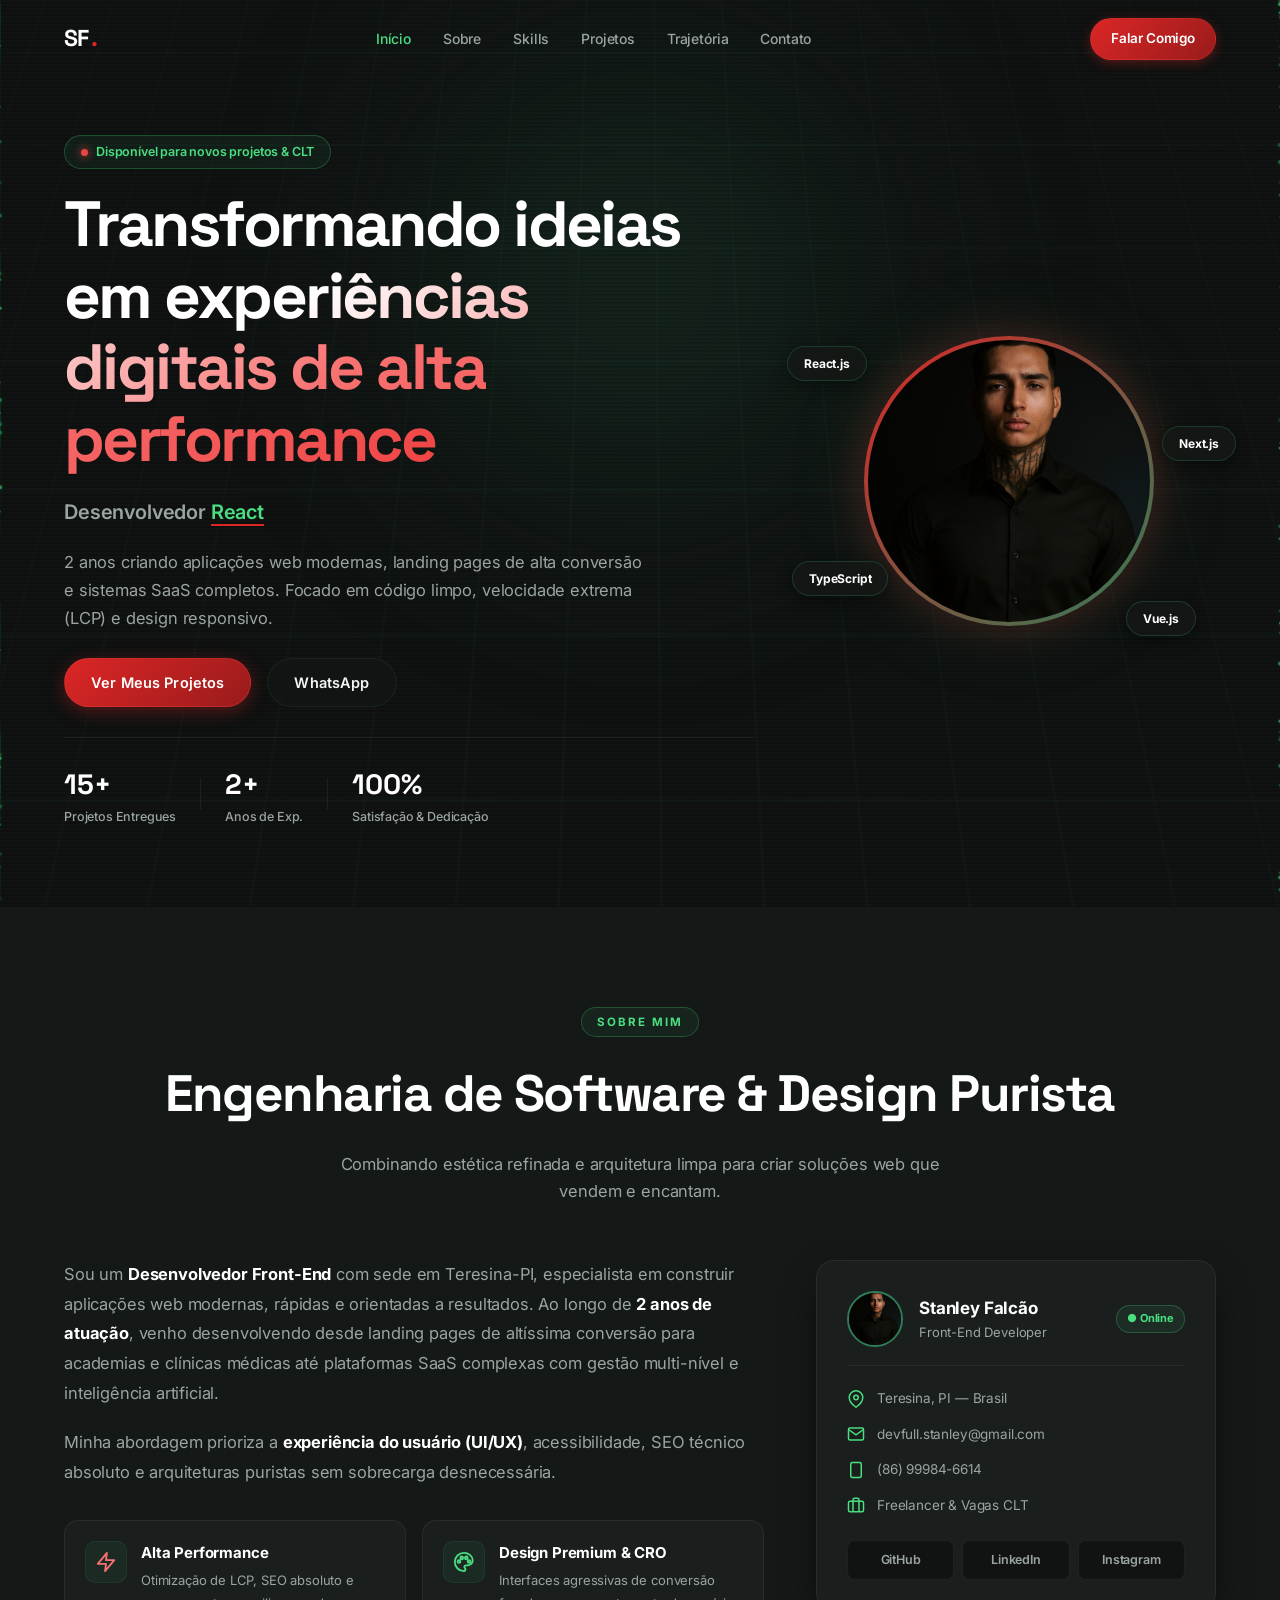
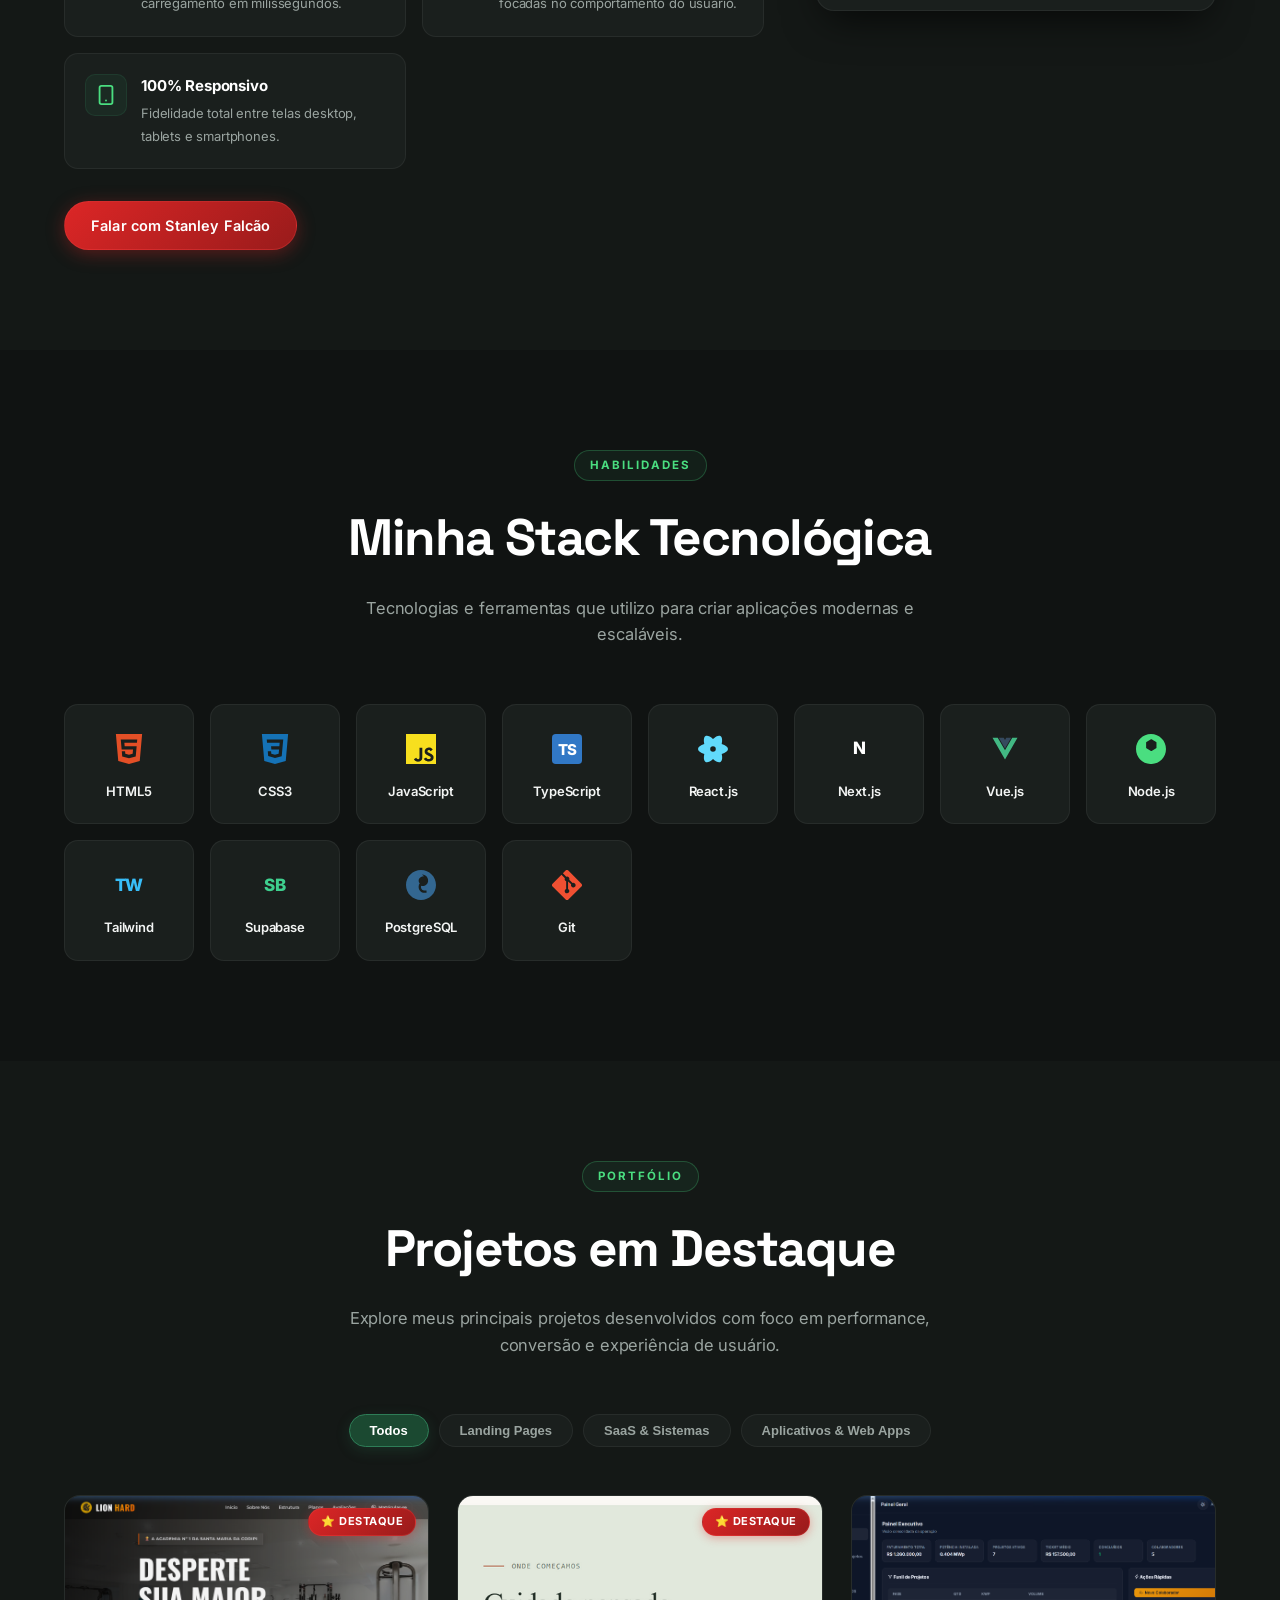
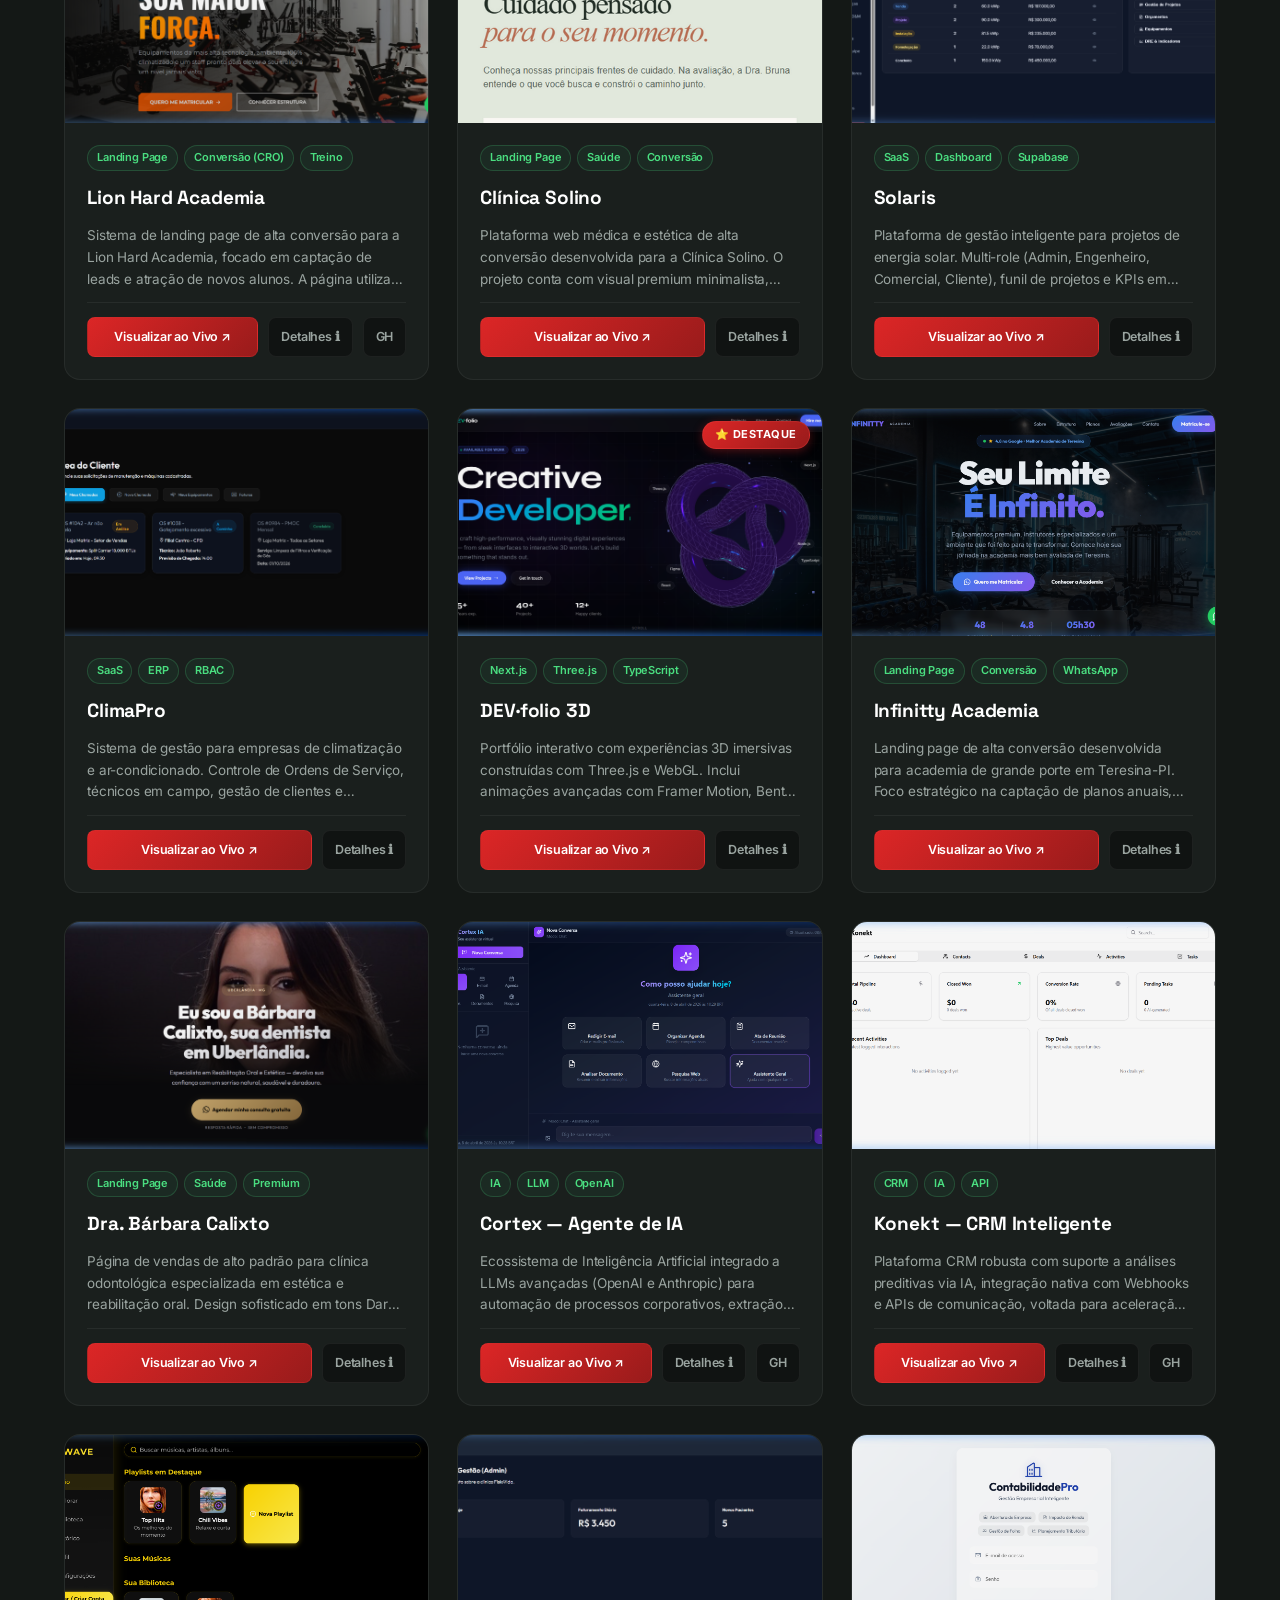
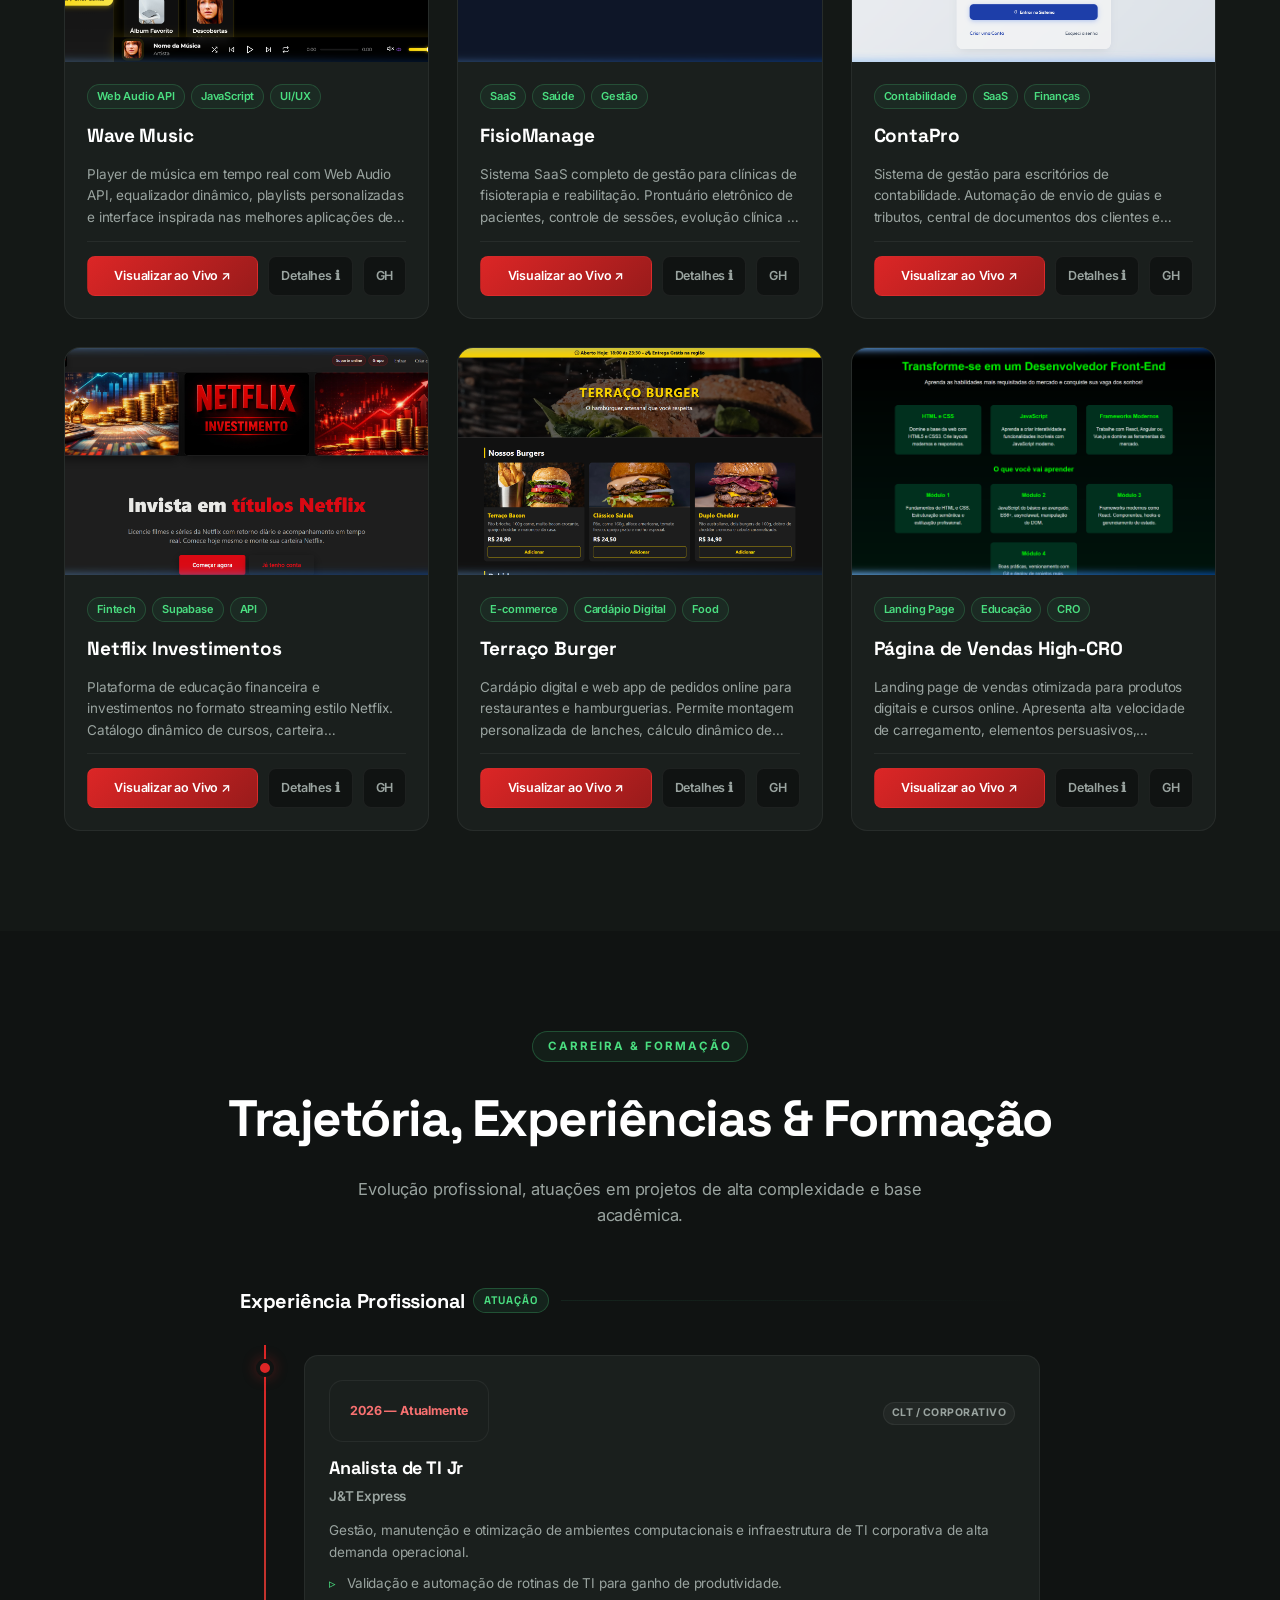
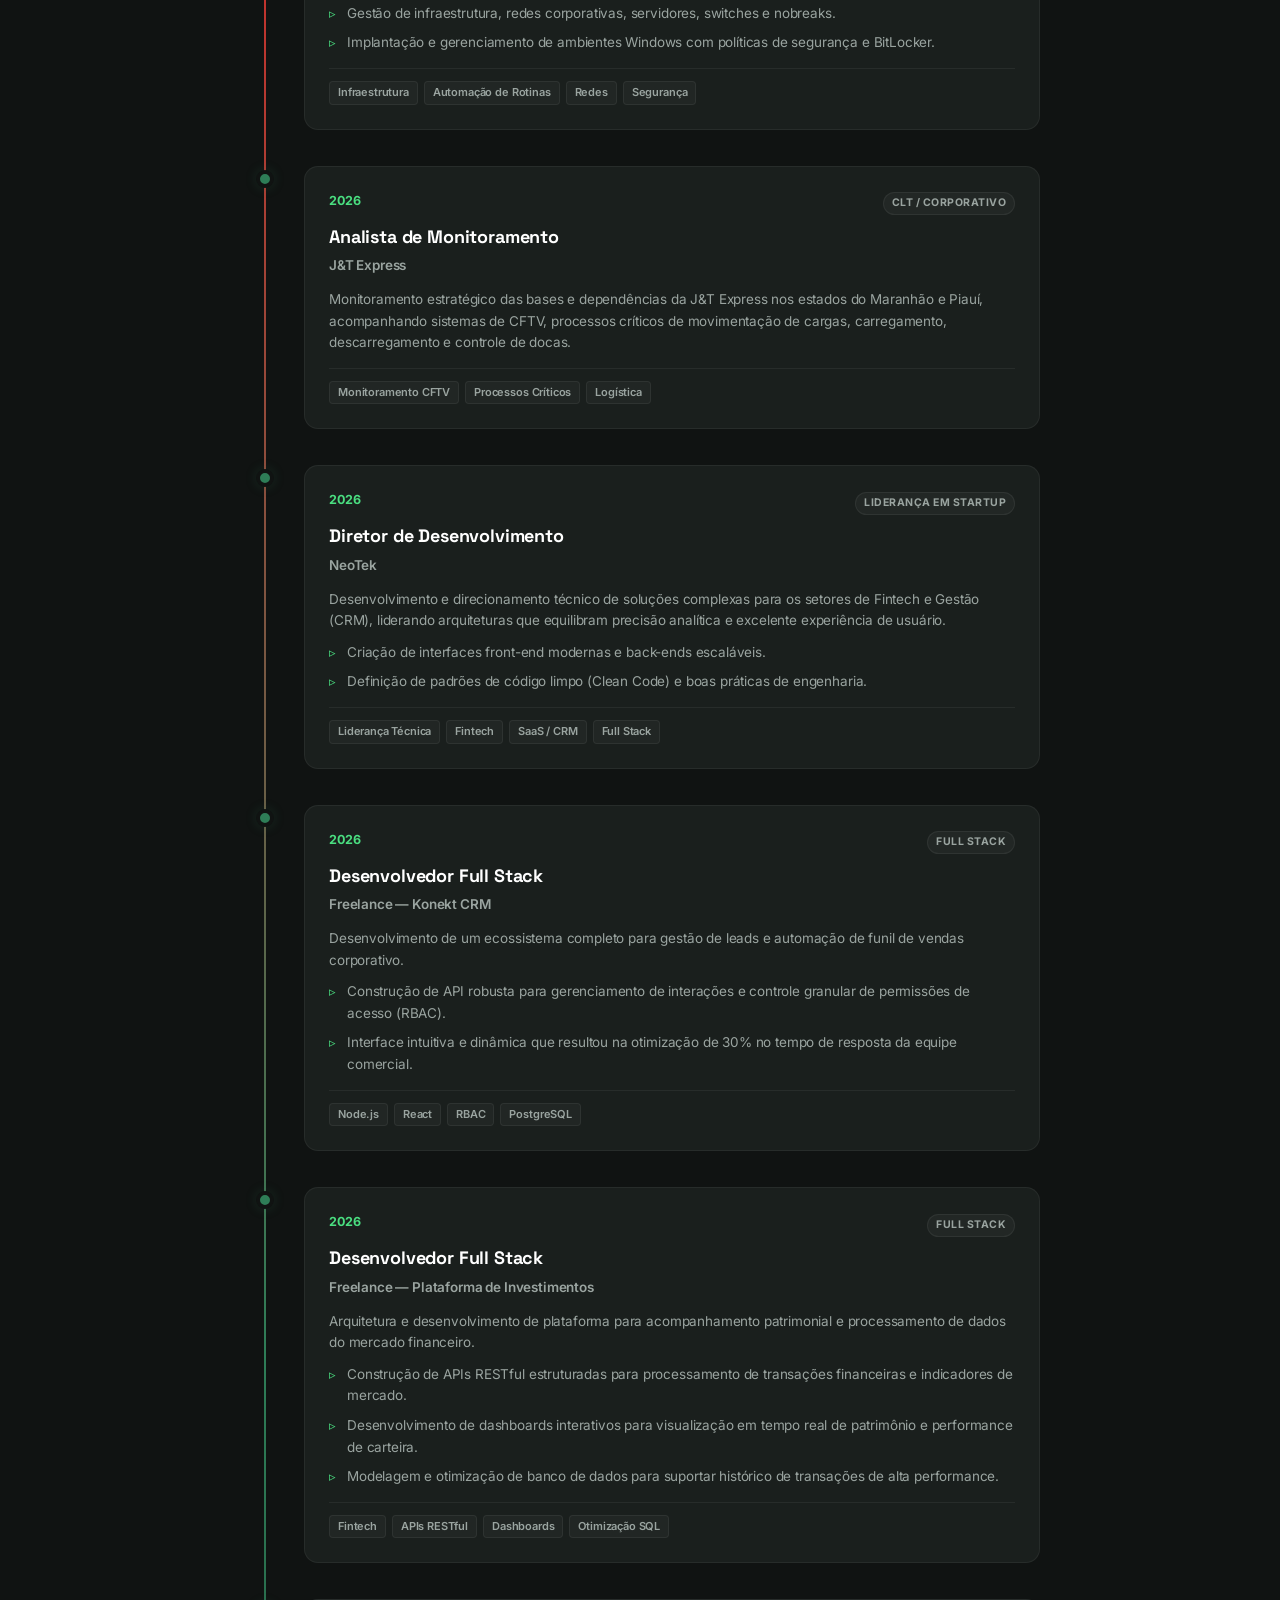
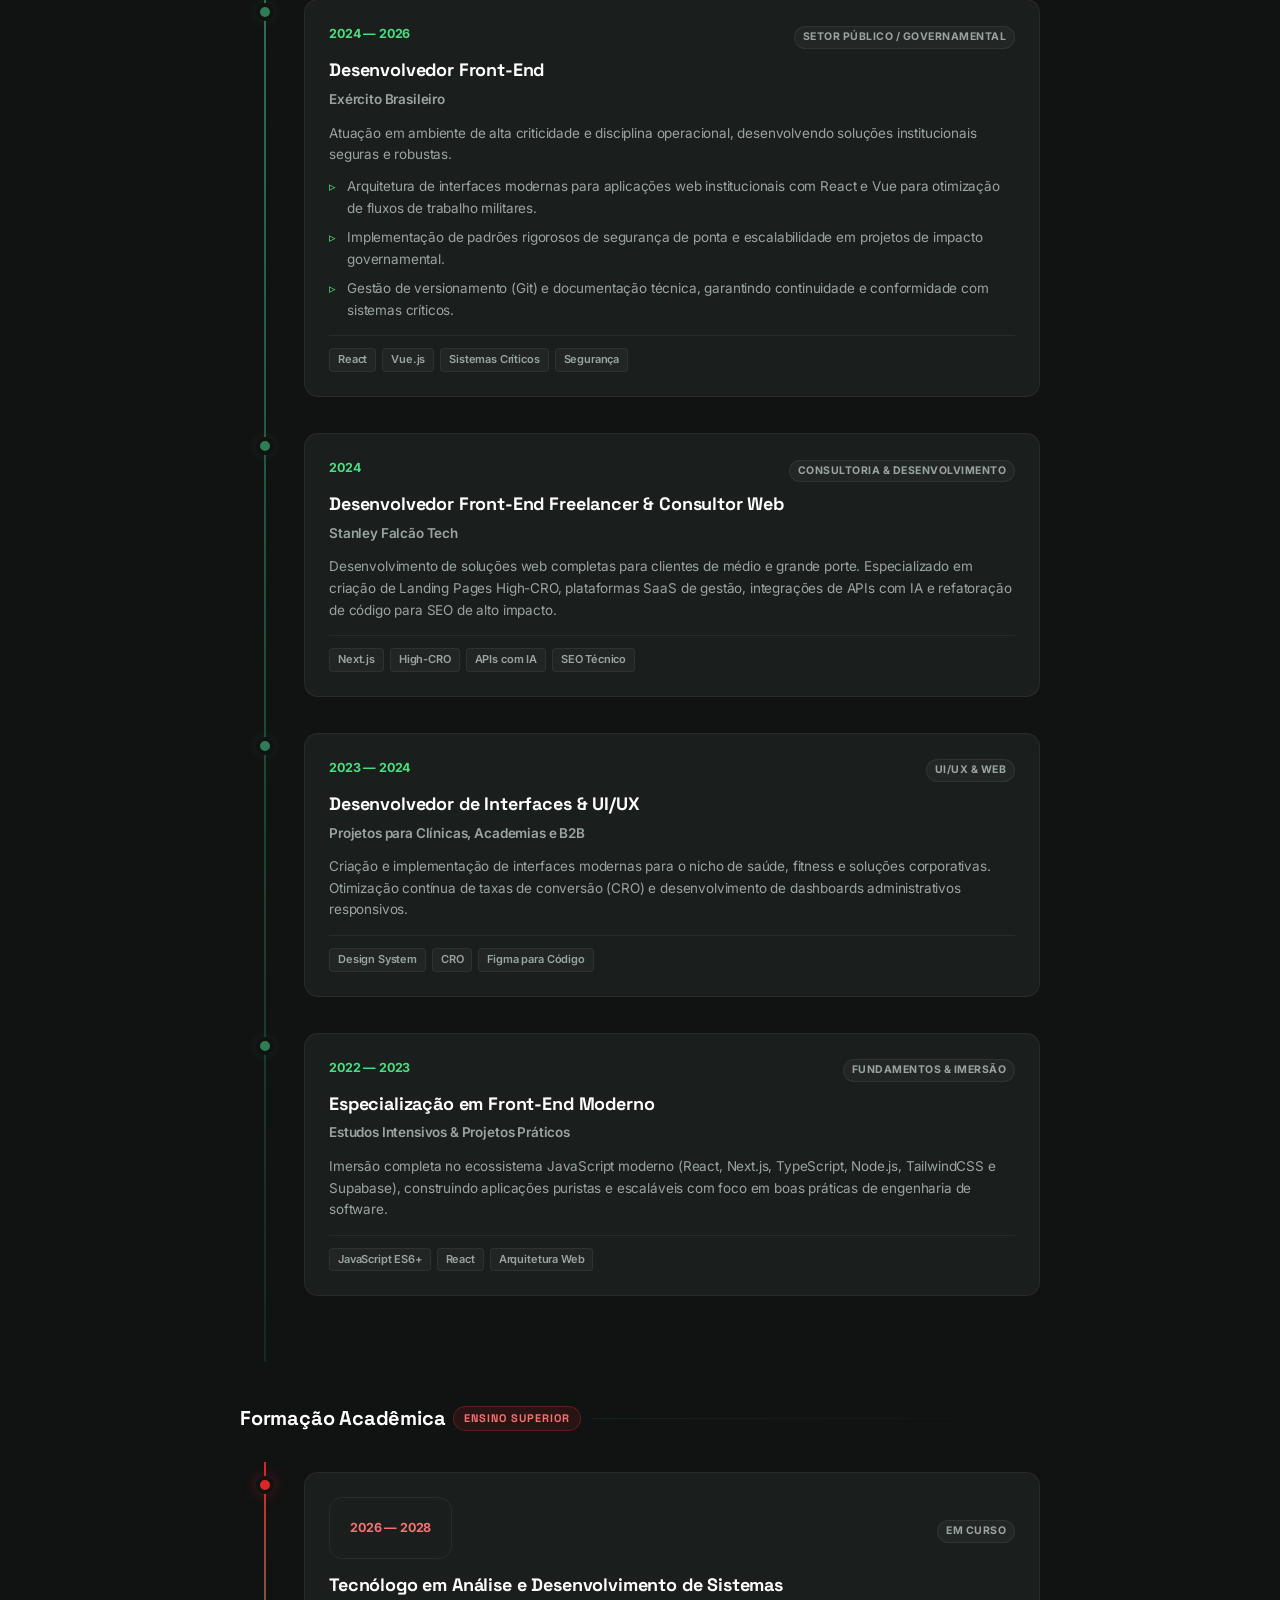
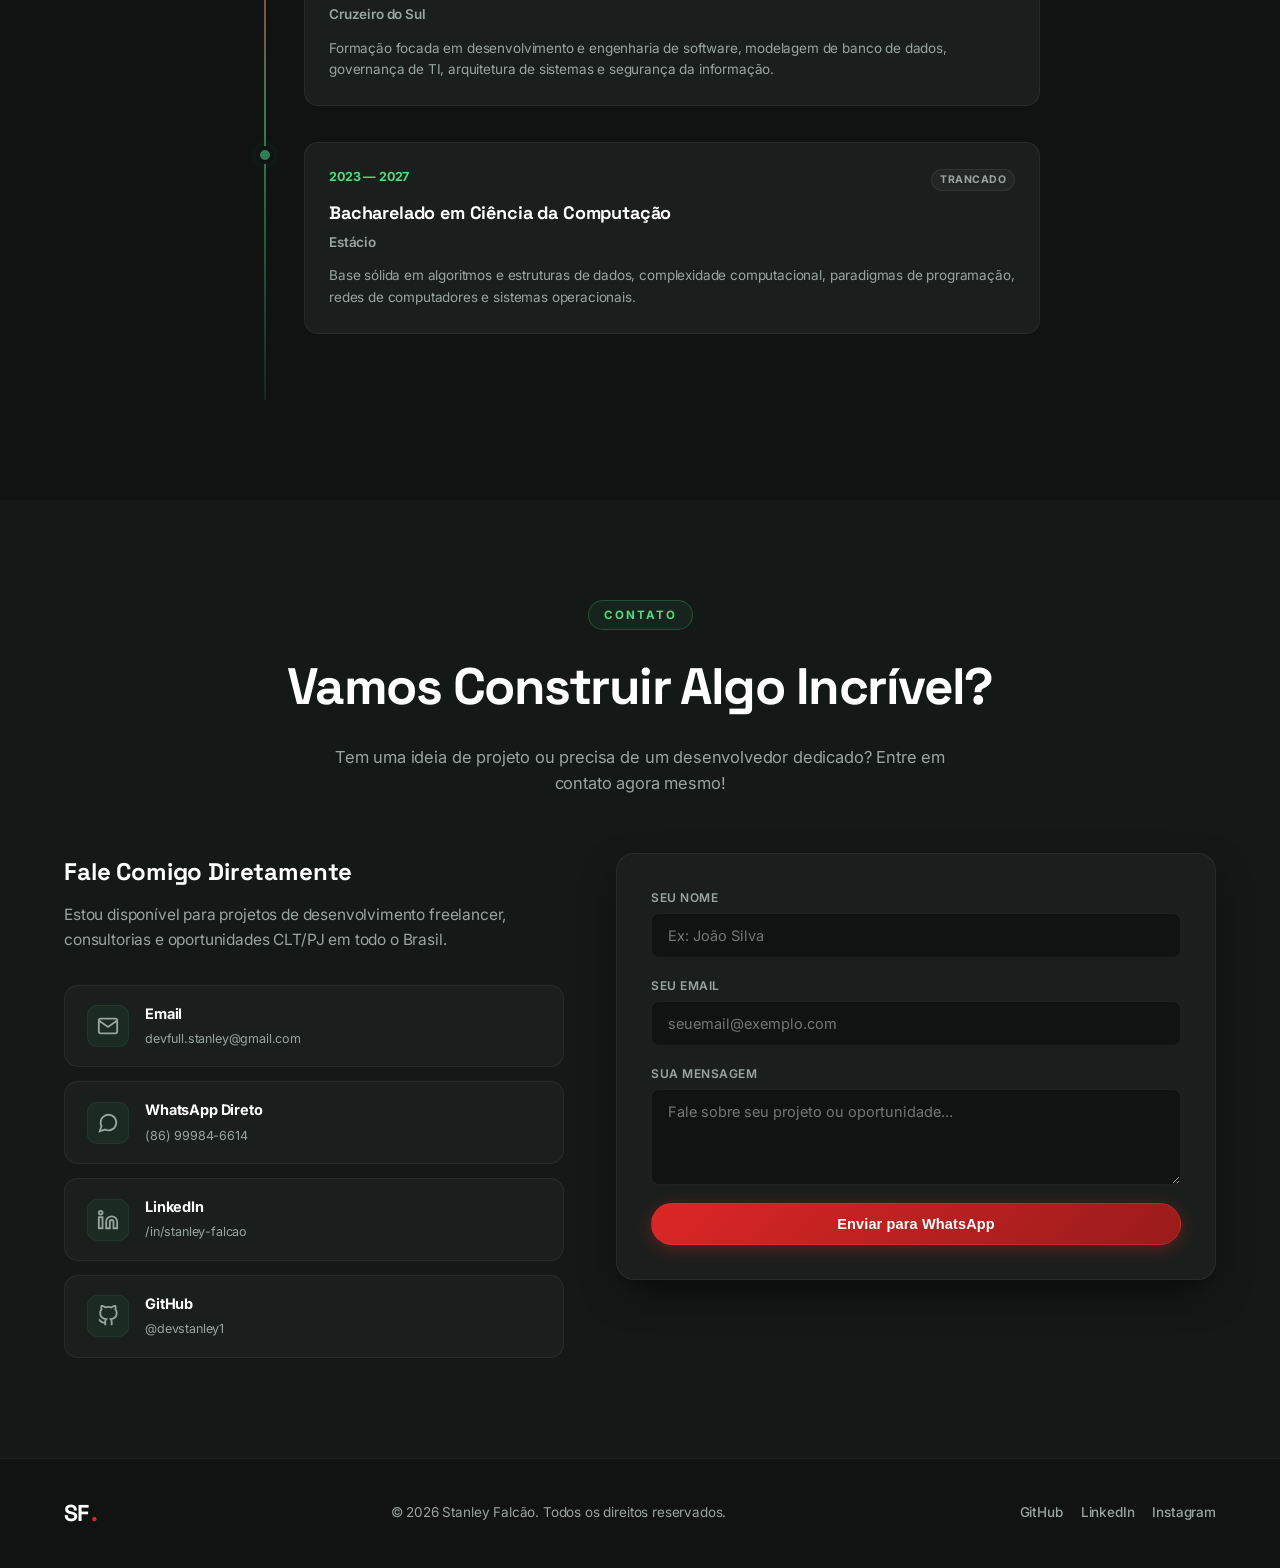
<file: index.html>
<!DOCTYPE html>
<html lang="pt-BR">

<head>
  <meta charset="UTF-8" />
  <meta name="viewport" content="width=device-width, initial-scale=1.0" />
  <link rel="icon" type="image/png" href="assets/icons/favicon-96x96.png" sizes="96x96" />
  <link rel="icon" type="image/svg+xml" href="assets/icons/favicon.svg" />
  <link rel="shortcut icon" href="assets/icons/favicon.ico" />
  <link rel="apple-touch-icon" sizes="180x180" href="assets/icons/apple-touch-icon.png" />
  <meta name="apple-mobile-web-app-title" content="Stanley Falcão" />
  <link rel="manifest" href="site.webmanifest" />
  <title>Stanley Falcão | Desenvolvedor Full Stack & UI/UX</title>
  <meta name="description"
    content="Portfólio profissional de Stanley Falcão, Desenvolvedor Full Stack especializado em React, Node.js, TypeScript e arquitetura de sistemas." />
  <link rel="preconnect" href="https://fonts.googleapis.com" />
  <link rel="preconnect" href="https://fonts.gstatic.com" crossorigin />
  <link
    href="https://fonts.googleapis.com/css2?family=Inter:wght@300;400;500;600;700;800;900&family=Space+Grotesk:wght@400;500;600;700;800&display=swap"
    rel="stylesheet" />
  <link rel="stylesheet" href="assets/css/style.css" />
</head>

<body>

  <!-- NAVBAR -->
  <nav class="navbar" id="navbar">
    <div class="nav-container">
      <a href="#home" class="nav-logo">SF<span class="dot">.</span></a>
      <ul class="nav-links" id="navLinks">
        <li><a href="#home">Início</a></li>
        <li><a href="#about">Sobre</a></li>
        <li><a href="#skills">Skills</a></li>
        <li><a href="#projects">Projetos</a></li>
        <li><a href="#timeline">Trajetória</a></li>
        <li><a href="#contact">Contato</a></li>
      </ul>
      <a href="#contact" class="nav-cta">Falar Comigo</a>
      <button class="hamburger" id="hamburger" aria-label="Menu Mobile">
        <span></span><span></span><span></span>
      </button>
    </div>
  </nav>

  <!-- HERO -->
  <section class="hero" id="home">
    <div class="hero-bg">
      <div class="cyber-grid"></div>
      <div class="cyber-glow"></div>
      <div class="cyber-scanlines"></div>
      <canvas id="particles"></canvas>
    </div>
    <div class="container">
      <div class="hero-grid">
        <div class="hero-content">
          <div class="hero-badge">
            <span class="badge-dot"></span>
            Disponível para novos projetos & CLT
          </div>
          <h1 class="hero-title">
            Transformando ideias em <span class="gradient-text">experiências digitais de alta performance</span>
          </h1>
          <p class="hero-subtitle">Desenvolvedor <span class="typed-text" id="typedText"></span></p>
          <p class="hero-desc">2 anos criando aplicações web modernas, landing pages de alta conversão e sistemas SaaS
            completos. Focado em código limpo, velocidade extrema (LCP) e design responsivo.</p>
          <div class="hero-actions">
            <a href="#projects" class="btn btn-primary">Ver Meus Projetos </a>
            <a href="https://wa.me/5586999846614?text=Olá%20Stanley,%20vi%20seu%20portfólio%20e%20gostaria%20de%20conversar!"
              target="_blank" class="btn btn-outline">WhatsApp</a>
          </div>
          <div class="hero-stats">
            <div class="stat"><span class="stat-num">15+</span><span class="stat-label">Projetos Entregues</span></div>
            <div class="stat-divider"></div>
            <div class="stat"><span class="stat-num">2+</span><span class="stat-label">Anos de Exp.</span></div>
            <div class="stat-divider"></div>
            <div class="stat"><span class="stat-num">100%</span><span class="stat-label">Satisfação & Dedicação</span>
            </div>
          </div>
        </div>
        <div class="hero-visual">
          <div class="avatar-ring">
            <div class="avatar-inner">
              <img src="images/avatar.jpg" alt="Stanley Falcão" />
            </div>
          </div>
          <div class="floating-chip chip-1">React.js</div>
          <div class="floating-chip chip-2">Next.js</div>
          <div class="floating-chip chip-3">TypeScript</div>
          <div class="floating-chip chip-4">Vue.js</div>
        </div>
      </div>
    </div>
  </section>

  <!-- ABOUT -->
  <section class="about" id="about">
    <div class="container">
      <div class="section-header">
        <span class="section-tag">Sobre Mim</span>
        <h2 class="section-title">Engenharia de Software & Design Purista</h2>
        <p class="section-desc">Combinando estética refinada e arquitetura limpa para criar soluções web que vendem e
          encantam.</p>
      </div>
      <div class="about-grid">
        <div class="about-text">
          <p>Sou um <strong>Desenvolvedor Front-End</strong> com sede em Teresina-PI, especialista em construir
            aplicações web modernas, rápidas e orientadas a resultados. Ao longo de <strong>2 anos de atuação</strong>,
            venho desenvolvendo desde landing pages de altíssima conversão para academias e clínicas médicas até
            plataformas SaaS complexas com gestão multi-nível e inteligência artificial.</p>
          <p>Minha abordagem prioriza a <strong>experiência do usuário (UI/UX)</strong>, acessibilidade, SEO técnico
            absoluto e arquiteturas puristas sem sobrecarga desnecessária.</p>

          <div class="about-highlights">
            <div class="highlight">
              <div class="highlight-icon">
                <svg width="22" height="22" viewBox="0 0 24 24" fill="none" stroke="currentColor" stroke-width="2"
                  stroke-linecap="round" stroke-linejoin="round" style="color:var(--crimson-soft)">
                  <polygon points="13 2 3 14 12 14 11 22 21 10 12 10 13 2"></polygon>
                </svg>
              </div>
              <div>
                <strong>Alta Performance</strong>
                <p>Otimização de LCP, SEO absoluto e carregamento em milissegundos.</p>
              </div>
            </div>
            <div class="highlight">
              <div class="highlight-icon">
                <svg width="22" height="22" viewBox="0 0 24 24" fill="none" stroke="currentColor" stroke-width="2"
                  stroke-linecap="round" stroke-linejoin="round" style="color:var(--forest-light)">
                  <path
                    d="M12 2C6.48 2 2 6.48 2 12s4.48 10 10 10c1.03 0 1.5-.96 1.5-2.02 0-.48-.19-.94-.52-1.28-.31-.33-.51-.76-.51-1.22 0-.96.8-1.74 1.76-1.74h1.56c3.16 0 5.71-2.55 5.71-5.71C21.49 5.86 17.24 2 12 2z">
                  </path>
                  <circle cx="6.5" cy="11.5" r="1.5"></circle>
                  <circle cx="9.5" cy="7.5" r="1.5"></circle>
                  <circle cx="14.5" cy="7.5" r="1.5"></circle>
                  <circle cx="17.5" cy="11.5" r="1.5"></circle>
                </svg>
              </div>
              <div>
                <strong>Design Premium & CRO</strong>
                <p>Interfaces agressivas de conversão focadas no comportamento do usuário.</p>
              </div>
            </div>
            <div class="highlight">
              <div class="highlight-icon">
                <svg width="22" height="22" viewBox="0 0 24 24" fill="none" stroke="currentColor" stroke-width="2"
                  stroke-linecap="round" stroke-linejoin="round" style="color:var(--forest-light)">
                  <rect x="5" y="2" width="14" height="20" rx="2" ry="2"></rect>
                  <line x1="12" y1="18" x2="12.01" y2="18"></line>
                </svg>
              </div>
              <div>
                <strong>100% Responsivo</strong>
                <p>Fidelidade total entre telas desktop, tablets e smartphones.</p>
              </div>
            </div>
          </div>

          <a href="#contact" class="btn btn-primary">Falar com Stanley Falcão</a>
        </div>

        <div class="about-card-wrap">
          <div class="about-card">
            <div class="about-card-header">
              <img src="images/avatar.jpg" alt="Stanley Falcão" />
              <div>
                <strong>Stanley Falcão</strong>
                <p>Front-End Developer</p>
              </div>
              <span class="status-badge">● Online</span>
            </div>
            <div class="about-card-body">
              <div class="info-row">
                <svg width="18" height="18" viewBox="0 0 24 24" fill="none" stroke="currentColor" stroke-width="2">
                  <path d="M21 10c0 7-9 13-9 13s-9-6-9-13a9 9 0 0 1 18 0z"></path>
                  <circle cx="12" cy="10" r="3"></circle>
                </svg>
                Teresina, PI — Brasil
              </div>
              <div class="info-row">
                <svg width="18" height="18" viewBox="0 0 24 24" fill="none" stroke="currentColor" stroke-width="2">
                  <path d="M4 4h16c1.1 0 2 .9 2 2v12c0 1.1-.9 2-2 2H4c-1.1 0-2-.9-2-2V6c0-1.1.9-2 2-2z"></path>
                  <polyline points="22,6 12,13 2,6"></polyline>
                </svg>
                devfull.stanley@gmail.com
              </div>
              <div class="info-row">
                <svg width="18" height="18" viewBox="0 0 24 24" fill="none" stroke="currentColor" stroke-width="2">
                  <rect x="5" y="2" width="14" height="20" rx="2" ry="2"></rect>
                  <line x1="12" y1="18" x2="12.01" y2="18"></line>
                </svg>
                (86) 99984-6614
              </div>
              <div class="info-row">
                <svg width="18" height="18" viewBox="0 0 24 24" fill="none" stroke="currentColor" stroke-width="2">
                  <rect x="2" y="7" width="20" height="14" rx="2" ry="2"></rect>
                  <path d="M16 21V5a2 2 0 0 0-2-2h-4a2 2 0 0 0-2 2v16"></path>
                </svg>
                Freelancer & Vagas CLT
              </div>
            </div>
            <div class="about-card-socials">
              <a href="https://github.com/devstanley1" target="_blank" class="social-btn">GitHub</a>
              <a href="https://linkedin.com/in/stanley-falcao" target="_blank" class="social-btn">LinkedIn</a>
              <a href="https://instagram.com/stanley.dev" target="_blank" class="social-btn">Instagram</a>
            </div>
          </div>
        </div>
      </div>
    </div>
  </section>

  <!-- SKILLS -->
  <section class="skills" id="skills">
    <div class="container">
      <div class="section-header">
        <span class="section-tag">Habilidades</span>
        <h2 class="section-title">Minha Stack Tecnológica</h2>
        <p class="section-desc">Tecnologias e ferramentas que utilizo para criar aplicações modernas e escaláveis.</p>
      </div>
      <div class="skills-grid">
        <div class="skill-card">
          <div class="skill-icon html">
            <svg viewBox="0 0 24 24" fill="currentColor">
              <path
                d="M1.5 0h21l-1.91 21.563L11.977 24l-8.565-2.438L1.5 0zm7.031 9.75l-.232-2.718 10.059.003.23-2.622L5.412 4.41l.698 8.01h9.126l-.326 3.426-2.91.804-2.955-.81-.188-2.11H6.248l.33 4.171L12 19.351l5.379-1.443.744-8.157H8.531z" />
            </svg>
          </div>
          <span>HTML5</span>
        </div>
        <div class="skill-card">
          <div class="skill-icon css">
            <svg viewBox="0 0 24 24" fill="currentColor">
              <path
                d="M1.5 0h21l-1.91 21.563L11.977 24l-8.564-2.438L1.5 0zm17.09 4.413L5.41 4.41l.213 2.622 10.125.002-.255 2.716h-6.64l.24 2.573h6.182l-.366 3.523-2.91.804-2.956-.81-.188-2.11h-2.61l.29 3.855L12 19.288l5.373-1.53L18.59 4.413z" />
            </svg>
          </div>
          <span>CSS3</span>
        </div>
        <div class="skill-card">
          <div class="skill-icon js">
            <svg viewBox="0 0 24 24" fill="currentColor">
              <path
                d="M0 0h24v24H0V0zm22.034 18.276c-.175-1.095-.888-2.015-3.003-2.873-.736-.345-1.554-.585-1.797-1.14-.091-.33-.105-.51-.046-.705.15-.646.915-.84 1.515-.66.39.12.75.42.976.9 1.034-.676 1.034-.676 1.755-1.125-.27-.42-.404-.601-.586-.78-.63-.705-1.469-1.065-2.834-1.034l-.705.089c-.676.165-1.32.525-1.71 1.005-1.14 1.291-.811 3.541.569 4.471 1.365 1.02 3.361 1.244 3.616 2.205.24 1.17-.87 1.545-1.966 1.41-.811-.18-1.26-.586-1.755-1.336l-1.83 1.051c.21.48.45.689.81 1.109 1.74 1.756 6.09 1.666 6.871-1.004.029-.09.24-.705.074-1.65l.046.067zm-8.983-7.245h-2.248c0 1.938-.009 3.864-.009 5.805 0 1.232.063 2.363-.138 2.711-.33.689-1.18.601-1.566.48-.396-.196-.597-.466-.83-.855-.063-.105-.11-.196-.127-.196l-1.825 1.125c.305.63.75 1.172 1.324 1.517.855.51 2.004.675 3.207.405.783-.226 1.458-.691 1.811-1.411.51-.93.402-2.07.397-3.346.012-2.054 0-4.109 0-6.179l.004-.056z" />
            </svg>
          </div>
          <span>JavaScript</span>
        </div>
        <div class="skill-card">
          <div class="skill-icon ts" style="color: #3178c6;">
            <svg viewBox="0 0 24 24" fill="currentColor">
              <rect width="24" height="24" rx="3" fill="#3178c6"/>
              <text x="12" y="16.5" font-family="'Inter', -apple-system, BlinkMacSystemFont, 'Segoe UI', Roboto, sans-serif" font-weight="800" font-size="12" fill="#ffffff" text-anchor="middle" letter-spacing="-0.5">TS</text>
            </svg>
          </div>
          <span>TypeScript</span>
        </div>
        <div class="skill-card">
          <div class="skill-icon react">
            <svg viewBox="0 0 24 24" fill="currentColor">
              <path
                d="M14.23 12.004a2.236 2.236 0 0 1-2.235 2.236 2.236 2.236 0 0 1-2.236-2.236 2.236 2.236 0 0 1 2.235-2.236 2.236 2.236 0 0 1 2.236 2.236zm2.648-10.69c-1.346 0-3.107.96-4.888 2.622-1.78-1.653-3.542-2.602-4.887-2.602-.41 0-.783.093-1.106.278-1.375.793-1.683 3.264-.973 6.365C1.98 8.917 0 10.42 0 12.004c0 1.59 1.99 3.097 5.043 4.03-.704 3.113-.39 5.588.988 6.38.32.187.69.275 1.102.275 1.345 0 3.107-.96 4.888-2.624 1.78 1.654 3.542 2.603 4.887 2.603.41 0 .783-.09 1.106-.275 1.374-.792 1.683-3.263.973-6.365C22.02 15.096 24 13.59 24 12.004c0-1.59-1.99-3.097-5.043-4.032.704-3.11.39-5.587-.988-6.38-.318-.184-.688-.277-1.092-.278z" />
            </svg>
          </div>
          <span>React.js</span>
        </div>
        <div class="skill-card">
          <div class="skill-icon next">N</div>
          <span>Next.js</span>
        </div>
        <div class="skill-card">
          <div class="skill-icon vue" style="color: #42b883;">
            <svg viewBox="0 0 24 24" fill="currentColor">
              <path d="M2.0001 3.0001L12.0001 20.3206L22.0001 3.0001H17.8055L12.0001 13.0526L6.1947 3.0001H2.0001Z" />
              <path d="M7.0528 3.0001L12.0001 11.5684L16.9474 3.0001H12.9999L12.0001 4.7317L11.0003 3.0001H7.0528Z"
                fill="#35495e" />
            </svg>
          </div>
          <span>Vue.js</span>
        </div>
        <div class="skill-card">
          <div class="skill-icon node">
            <svg viewBox="0 0 24 24" fill="currentColor">
              <path
                d="M11.998.016C5.366.016 0 5.382 0 12.014s5.366 11.998 11.998 11.998c6.632 0 11.998-5.366 11.998-11.998S18.63.016 11.998.016zm-.01 4.07a1.028 1.028 0 0 1 .512.137l3.63 2.096c.159.09.259.261.259.446v4.193c0 .184-.1.356-.259.446l-3.63 2.096a.519.519 0 0 1-.512 0l-3.63-2.096a.513.513 0 0 1-.259-.446V6.765c0-.184.1-.356.259-.446l3.63-2.096a1.028 1.028 0 0 1 .512-.137h-.012z" />
            </svg>
          </div>
          <span>Node.js</span>
        </div>
        <div class="skill-card">
          <div class="skill-icon tailwind">TW</div>
          <span>Tailwind</span>
        </div>
        <div class="skill-card">
          <div class="skill-icon supabase">SB</div>
          <span>Supabase</span>
        </div>
        <div class="skill-card">
          <div class="skill-icon postgresql" style="color: #336791;">
            <svg viewBox="0 0 24 24" fill="currentColor">
              <path
                d="M11.996 0C5.372 0 0 5.373 0 12c0 6.628 5.372 12 11.996 12 6.628 0 12.004-5.372 12.004-12 0-6.627-5.376-12-12.004-12zm.743 3.652c.983 0 1.954.276 2.766.805 1.54 1.004 2.378 2.802 2.148 4.649-.125.996-.582 1.905-1.295 2.585-.436.417-.962.736-1.541.932-.477.161-.986.239-1.492.231-.383-.006-.763-.07-1.127-.191-.192.359-.282.764-.26 1.171.042.753.385 1.442.943 1.928.47.411 1.077.64 1.706.643h1.838v1.758h-1.838c-1.139-.004-2.235-.45-3.049-1.246-.948-.928-1.474-2.227-1.441-3.563.024-.961.341-1.889.907-2.656-.474-.475-.778-1.107-.852-1.78-.124-1.129.356-2.237 1.258-2.909.846-.628 1.905-.957 3.03-.957z" />
            </svg>
          </div>
          <span>PostgreSQL</span>
        </div>
        <div class="skill-card">
          <div class="skill-icon git">
            <svg viewBox="0 0 24 24" fill="currentColor">
              <path
                d="M23.546 10.93L13.067.452a1.55 1.55 0 0 0-2.188 0L8.708 2.627l2.76 2.76a1.838 1.838 0 0 1 2.327 2.341l2.658 2.66a1.838 1.838 0 1 1-1.103 1.036L12.84 9.112v6.083a1.839 1.839 0 1 1-1.51-.07V9.064a1.839 1.839 0 0 1-.998-2.417L7.578 3.89 .45 11.022a1.549 1.549 0 0 0 0 2.187l10.478 10.478a1.55 1.55 0 0 0 2.187 0l10.432-10.432a1.549 1.549 0 0 0 0-2.187" />
            </svg>
          </div>
          <span>Git</span>
        </div>
      </div>
    </div>
  </section>

  <!-- PROJECTS -->
  <section class="projects" id="projects">
    <div class="container">
      <div class="section-header">
        <span class="section-tag">Portfólio</span>
        <h2 class="section-title">Projetos em Destaque</h2>
        <p class="section-desc">Explore meus principais projetos desenvolvidos com foco em performance, conversão e
          experiência de usuário.</p>
      </div>

      <!-- FILTER TABS -->
      <div class="filter-tabs">
        <button class="filter-btn active" data-filter="all">Todos</button>
        <button class="filter-btn" data-filter="landing">Landing Pages</button>
        <button class="filter-btn" data-filter="saas">SaaS & Sistemas</button>
        <button class="filter-btn" data-filter="app">Aplicativos & Web Apps</button>
      </div>

      <!-- PROJECTS GRID CONTAINER -->
      <div class="projects-grid" id="projectsGrid">
        <!-- Rendered dynamically by assets/js/script.js -->
      </div>
    </div>
  </section>

  <!-- TIMELINE / CAREER & EDUCATION -->
  <section class="timeline-section" id="timeline">
    <div class="container">
      <div class="section-header">
        <span class="section-tag">Carreira & Formação</span>
        <h2 class="section-title">Trajetória, Experiências & Formação</h2>
        <p class="section-desc">Evolução profissional, atuações em projetos de alta complexidade e base acadêmica.</p>
      </div>

      <!-- SUB-SEÇÃO: EXPERIÊNCIA PROFISSIONAL -->
      <div class="timeline-subheading">
        <h3>Experiência Profissional <span class="badge-pill">Atuação</span></h3>
      </div>

      <div class="timeline">
        <!-- 1. Analista de TI Jr - J&T Express (2026 — Atualmente) -->
        <div class="timeline-item featured-dot">
          <div class="timeline-dot"></div>
          <div class="timeline-content">
            <div class="timeline-header-meta">
              <span class="timeline-date highlight">2026 — Atualmente</span>
              <span class="timeline-type-badge">CLT / Corporativo</span>
            </div>
            <h3 class="timeline-role">Analista de TI Jr</h3>
            <div class="timeline-company">J&T Express</div>
            <p class="timeline-desc">Gestão, manutenção e otimização de ambientes computacionais e infraestrutura de TI
              corporativa de alta demanda operacional.</p>
            <ul class="timeline-list">
              <li>Validação e automação de rotinas de TI para ganho de produtividade.</li>
              <li>Gestão de infraestrutura, redes corporativas, servidores, switches e nobreaks.</li>
              <li>Implantação e gerenciamento de ambientes Windows com políticas de segurança e BitLocker.</li>
            </ul>
            <div class="timeline-tags">
              <span class="timeline-tag">Infraestrutura</span>
              <span class="timeline-tag">Automação de Rotinas</span>
              <span class="timeline-tag">Redes</span>
              <span class="timeline-tag">Segurança</span>
            </div>
          </div>
        </div>

        <!-- 2. Analista de Monitoramento - J&T Express (2026) -->
        <div class="timeline-item">
          <div class="timeline-dot"></div>
          <div class="timeline-content">
            <div class="timeline-header-meta">
              <span class="timeline-date">2026</span>
              <span class="timeline-type-badge">CLT / Corporativo</span>
            </div>
            <h3 class="timeline-role">Analista de Monitoramento</h3>
            <div class="timeline-company">J&T Express</div>
            <p class="timeline-desc">Monitoramento estratégico das bases e dependências da J&T Express nos estados do
              Maranhão e Piauí, acompanhando sistemas de CFTV, processos críticos de movimentação de cargas,
              carregamento, descarregamento e controle de docas.</p>
            <div class="timeline-tags">
              <span class="timeline-tag">Monitoramento CFTV</span>
              <span class="timeline-tag">Processos Críticos</span>
              <span class="timeline-tag">Logística</span>
            </div>
          </div>
        </div>

        <!-- 3. Diretor de Desenvolvimento - NeoTek (2026) -->
        <div class="timeline-item">
          <div class="timeline-dot"></div>
          <div class="timeline-content">
            <div class="timeline-header-meta">
              <span class="timeline-date">2026</span>
              <span class="timeline-type-badge">Liderança em Startup</span>
            </div>
            <h3 class="timeline-role">Diretor de Desenvolvimento</h3>
            <div class="timeline-company">NeoTek</div>
            <p class="timeline-desc">Desenvolvimento e direcionamento técnico de soluções complexas para os setores de
              Fintech e Gestão (CRM), liderando arquiteturas que equilibram precisão analítica e excelente experiência
              de usuário.</p>
            <ul class="timeline-list">
              <li>Criação de interfaces front-end modernas e back-ends escaláveis.</li>
              <li>Definição de padrões de código limpo (Clean Code) e boas práticas de engenharia.</li>
            </ul>
            <div class="timeline-tags">
              <span class="timeline-tag">Liderança Técnica</span>
              <span class="timeline-tag">Fintech</span>
              <span class="timeline-tag">SaaS / CRM</span>
              <span class="timeline-tag">Full Stack</span>
            </div>
          </div>
        </div>

        <!-- 4. Freelance - Konekt CRM (2026) -->
        <div class="timeline-item">
          <div class="timeline-dot"></div>
          <div class="timeline-content">
            <div class="timeline-header-meta">
              <span class="timeline-date">2026</span>
              <span class="timeline-type-badge">Full Stack</span>
            </div>
            <h3 class="timeline-role">Desenvolvedor Full Stack</h3>
            <div class="timeline-company">Freelance — Konekt CRM</div>
            <p class="timeline-desc">Desenvolvimento de um ecossistema completo para gestão de leads e automação de
              funil de vendas corporativo.</p>
            <ul class="timeline-list">
              <li>Construção de API robusta para gerenciamento de interações e controle granular de permissões de acesso
                (RBAC).</li>
              <li>Interface intuitiva e dinâmica que resultou na otimização de 30% no tempo de resposta da equipe
                comercial.</li>
            </ul>
            <div class="timeline-tags">
              <span class="timeline-tag">Node.js</span>
              <span class="timeline-tag">React</span>
              <span class="timeline-tag">RBAC</span>
              <span class="timeline-tag">PostgreSQL</span>
            </div>
          </div>
        </div>

        <!-- 5. Freelance - Plataforma de Investimentos (2026) -->
        <div class="timeline-item">
          <div class="timeline-dot"></div>
          <div class="timeline-content">
            <div class="timeline-header-meta">
              <span class="timeline-date">2026</span>
              <span class="timeline-type-badge">Full Stack</span>
            </div>
            <h3 class="timeline-role">Desenvolvedor Full Stack</h3>
            <div class="timeline-company">Freelance — Plataforma de Investimentos</div>
            <p class="timeline-desc">Arquitetura e desenvolvimento de plataforma para acompanhamento patrimonial e
              processamento de dados do mercado financeiro.</p>
            <ul class="timeline-list">
              <li>Construção de APIs RESTful estruturadas para processamento de transações financeiras e indicadores de
                mercado.</li>
              <li>Desenvolvimento de dashboards interativos para visualização em tempo real de patrimônio e performance
                de carteira.</li>
              <li>Modelagem e otimização de banco de dados para suportar histórico de transações de alta performance.
              </li>
            </ul>
            <div class="timeline-tags">
              <span class="timeline-tag">Fintech</span>
              <span class="timeline-tag">APIs RESTful</span>
              <span class="timeline-tag">Dashboards</span>
              <span class="timeline-tag">Otimização SQL</span>
            </div>
          </div>
        </div>

        <!-- 6. Desenvolvedor Front-End - Exército Brasileiro (2024 — 2026) -->
        <div class="timeline-item">
          <div class="timeline-dot"></div>
          <div class="timeline-content">
            <div class="timeline-header-meta">
              <span class="timeline-date">2024 — 2026</span>
              <span class="timeline-type-badge">Setor Público / Governamental</span>
            </div>
            <h3 class="timeline-role">Desenvolvedor Front-End</h3>
            <div class="timeline-company">Exército Brasileiro</div>
            <p class="timeline-desc">Atuação em ambiente de alta criticidade e disciplina operacional, desenvolvendo
              soluções institucionais seguras e robustas.</p>
            <ul class="timeline-list">
              <li>Arquitetura de interfaces modernas para aplicações web institucionais com React e Vue para otimização
                de fluxos de trabalho militares.</li>
              <li>Implementação de padrões rigorosos de segurança de ponta e escalabilidade em projetos de impacto
                governamental.</li>
              <li>Gestão de versionamento (Git) e documentação técnica, garantindo continuidade e conformidade com
                sistemas críticos.</li>
            </ul>
            <div class="timeline-tags">
              <span class="timeline-tag">React</span>
              <span class="timeline-tag">Vue.js</span>
              <span class="timeline-tag">Sistemas Críticos</span>
              <span class="timeline-tag">Segurança</span>
            </div>
          </div>
        </div>

        <!-- 7. Freelance & Consultor Web - Stanley Falcão Tech (2024) -->
        <div class="timeline-item">
          <div class="timeline-dot"></div>
          <div class="timeline-content">
            <div class="timeline-header-meta">
              <span class="timeline-date">2024</span>
              <span class="timeline-type-badge">Consultoria & Desenvolvimento</span>
            </div>
            <h3 class="timeline-role">Desenvolvedor Front-End Freelancer & Consultor Web</h3>
            <div class="timeline-company">Stanley Falcão Tech</div>
            <p class="timeline-desc">Desenvolvimento de soluções web completas para clientes de médio e grande porte.
              Especializado em criação de Landing Pages High-CRO, plataformas SaaS de gestão, integrações de APIs com IA
              e refatoração de código para SEO de alto impacto.</p>
            <div class="timeline-tags">
              <span class="timeline-tag">Next.js</span>
              <span class="timeline-tag">High-CRO</span>
              <span class="timeline-tag">APIs com IA</span>
              <span class="timeline-tag">SEO Técnico</span>
            </div>
          </div>
        </div>

        <!-- 8. Desenvolvedor de Interfaces & UI/UX (2023 — 2024) -->
        <div class="timeline-item">
          <div class="timeline-dot"></div>
          <div class="timeline-content">
            <div class="timeline-header-meta">
              <span class="timeline-date">2023 — 2024</span>
              <span class="timeline-type-badge">UI/UX & Web</span>
            </div>
            <h3 class="timeline-role">Desenvolvedor de Interfaces & UI/UX</h3>
            <div class="timeline-company">Projetos para Clínicas, Academias e B2B</div>
            <p class="timeline-desc">Criação e implementação de interfaces modernas para o nicho de saúde, fitness e
              soluções corporativas. Otimização contínua de taxas de conversão (CRO) e desenvolvimento de dashboards
              administrativos responsivos.</p>
            <div class="timeline-tags">
              <span class="timeline-tag">Design System</span>
              <span class="timeline-tag">CRO</span>
              <span class="timeline-tag">Figma para Código</span>
            </div>
          </div>
        </div>

        <!-- 9. Especialização em Front-End Moderno (2022 — 2023) -->
        <div class="timeline-item">
          <div class="timeline-dot"></div>
          <div class="timeline-content">
            <div class="timeline-header-meta">
              <span class="timeline-date">2022 — 2023</span>
              <span class="timeline-type-badge">Fundamentos & Imersão</span>
            </div>
            <h3 class="timeline-role">Especialização em Front-End Moderno</h3>
            <div class="timeline-company">Estudos Intensivos & Projetos Práticos</div>
            <p class="timeline-desc">Imersão completa no ecossistema JavaScript moderno (React, Next.js, TypeScript,
              Node.js, TailwindCSS e Supabase), construindo aplicações puristas e escaláveis com foco em boas práticas
              de engenharia de software.</p>
            <div class="timeline-tags">
              <span class="timeline-tag">JavaScript ES6+</span>
              <span class="timeline-tag">React</span>
              <span class="timeline-tag">Arquitetura Web</span>
            </div>
          </div>
        </div>
      </div>

      <!-- SUB-SEÇÃO: FORMAÇÃO ACADÊMICA -->
      <div class="timeline-subheading">
        <h3>Formação Acadêmica <span class="badge-pill edu">Ensino Superior</span></h3>
      </div>

      <div class="timeline">
        <!-- 1. Cruzeiro do Sul (2026 — 2028) -->
        <div class="timeline-item featured-dot">
          <div class="timeline-dot"></div>
          <div class="timeline-content">
            <div class="timeline-header-meta">
              <span class="timeline-date highlight">2026 — 2028</span>
              <span class="timeline-type-badge">Em Curso</span>
            </div>
            <h3 class="timeline-role">Tecnólogo em Análise e Desenvolvimento de Sistemas</h3>
            <div class="timeline-company">Cruzeiro do Sul</div>
            <p class="timeline-desc">Formação focada em desenvolvimento e engenharia de software, modelagem de banco de
              dados, governança de TI, arquitetura de sistemas e segurança da informação.</p>
          </div>
        </div>

        <!-- 2. Estácio (2023 — 2027) -->
        <div class="timeline-item">
          <div class="timeline-dot"></div>
          <div class="timeline-content">
            <div class="timeline-header-meta">
              <span class="timeline-date">2023 — 2027</span>
              <span class="timeline-type-badge">Trancado</span>
            </div>
            <h3 class="timeline-role">Bacharelado em Ciência da Computação</h3>
            <div class="timeline-company">Estácio</div>
            <p class="timeline-desc">Base sólida em algoritmos e estruturas de dados, complexidade computacional,
              paradigmas de programação, redes de computadores e sistemas operacionais.</p>
          </div>
        </div>
      </div>

    </div>
  </section>

  <!-- CONTACT -->
  <section class="contact" id="contact">
    <div class="container">
      <div class="section-header">
        <span class="section-tag">Contato</span>
        <h2 class="section-title">Vamos Construir Algo Incrível?</h2>
        <p class="section-desc">Tem uma ideia de projeto ou precisa de um desenvolvedor dedicado? Entre em contato agora
          mesmo!</p>
      </div>
      <div class="contact-grid">
        <div class="contact-info">
          <h3>Fale Comigo Diretamente</h3>
          <p>Estou disponível para projetos de desenvolvimento freelancer, consultorias e oportunidades CLT/PJ em todo o
            Brasil.</p>
          <div class="contact-items">
            <a href="mailto:devfull.stanley@gmail.com" class="contact-item">
              <span class="contact-icon">
                <svg width="22" height="22" viewBox="0 0 24 24" fill="none" stroke="currentColor" stroke-width="2">
                  <path d="M4 4h16c1.1 0 2 .9 2 2v12c0 1.1-.9 2-2 2H4c-1.1 0-2-.9-2-2V6c0-1.1.9-2 2-2z"></path>
                  <polyline points="22,6 12,13 2,6"></polyline>
                </svg>
              </span>
              <div><strong>Email</strong><span>devfull.stanley@gmail.com</span></div>
            </a>
            <a href="https://wa.me/5586999846614?text=Olá%20Stanley,%20vi%20seu%20portfólio!" target="_blank"
              class="contact-item">
              <span class="contact-icon">
                <svg width="22" height="22" viewBox="0 0 24 24" fill="none" stroke="currentColor" stroke-width="2">
                  <path
                    d="M21 11.5a8.38 8.38 0 0 1-.9 3.8 8.5 8.5 0 0 1-7.6 4.7 8.38 8.38 0 0 1-3.8-.9L3 21l1.9-5.7a8.38 8.38 0 0 1-.9-3.8 8.5 8.5 0 0 1 4.7-7.6 8.38 8.38 0 0 1 3.8-.9h.5a8.48 8.48 0 0 1 8 8v.5z">
                  </path>
                </svg>
              </span>
              <div><strong>WhatsApp Direto</strong><span>(86) 99984-6614</span></div>
            </a>
            <a href="https://linkedin.com/in/stanley-falcao" target="_blank" class="contact-item">
              <span class="contact-icon">
                <svg width="22" height="22" viewBox="0 0 24 24" fill="none" stroke="currentColor" stroke-width="2">
                  <path d="M16 8a6 6 0 0 1 6 6v7h-4v-7a2 2 0 0 0-2-2 2 2 0 0 0-2 2v7h-4v-7a6 6 0 0 1 6-6z"></path>
                  <rect x="2" y="9" width="4" height="12"></rect>
                  <circle cx="4" cy="4" r="2"></circle>
                </svg>
              </span>
              <div><strong>LinkedIn</strong><span>/in/stanley-falcao</span></div>
            </a>
            <a href="https://github.com/devstanley1" target="_blank" class="contact-item">
              <span class="contact-icon">
                <svg width="22" height="22" viewBox="0 0 24 24" fill="none" stroke="currentColor" stroke-width="2">
                  <path
                    d="M9 19c-5 1.5-5-2.5-7-3m14 6v-3.87a3.37 3.37 0 0 0-.94-2.61c3.14-.35 6.44-1.54 6.44-7A5.44 5.44 0 0 0 20 4.77 5.07 5.07 0 0 0 19.91 1S18.73.65 16 2.48a13.38 13.38 0 0 0-7 0C6.27.65 5.09 1 5.09 1A5.07 5.07 0 0 0 5 4.77a5.44 5.44 0 0 0-1.5 3.78c0 5.42 3.3 6.61 6.44 7A3.37 3.37 0 0 0 9 18.13V22">
                  </path>
                </svg>
              </span>
              <div><strong>GitHub</strong><span>@devstanley1</span></div>
            </a>
          </div>
        </div>
        <form class="contact-form" id="contactForm">
          <div class="form-group">
            <label>Seu Nome</label>
            <input type="text" id="name" placeholder="Ex: João Silva" required />
          </div>
          <div class="form-group">
            <label>Seu Email</label>
            <input type="email" id="email" placeholder="seuemail@exemplo.com" required />
          </div>
          <div class="form-group">
            <label>Sua Mensagem</label>
            <textarea id="message" rows="4" placeholder="Fale sobre seu projeto ou oportunidade..." required></textarea>
          </div>
          <button type="submit" class="btn btn-primary w-full">
            Enviar para WhatsApp
          </button>
        </form>
      </div>
    </div>
  </section>

  <!-- FOOTER -->
  <footer class="footer">
    <div class="container">
      <div class="footer-content">
        <a href="#home" class="nav-logo">SF<span class="dot">.</span></a>
        <p>© 2026 Stanley Falcão. Todos os direitos reservados.</p>
        <div class="footer-socials">
          <a href="https://github.com/devstanley1" target="_blank">GitHub</a>
          <a href="https://linkedin.com/in/stanley-falcao" target="_blank">LinkedIn</a>
          <a href="https://instagram.com/stanley.dev" target="_blank">Instagram</a>
        </div>
      </div>
    </div>
  </footer>

  <script src="assets/js/project-data.js"></script>
  <script src="assets/js/script.js"></script>
</body>

</html>
</file>
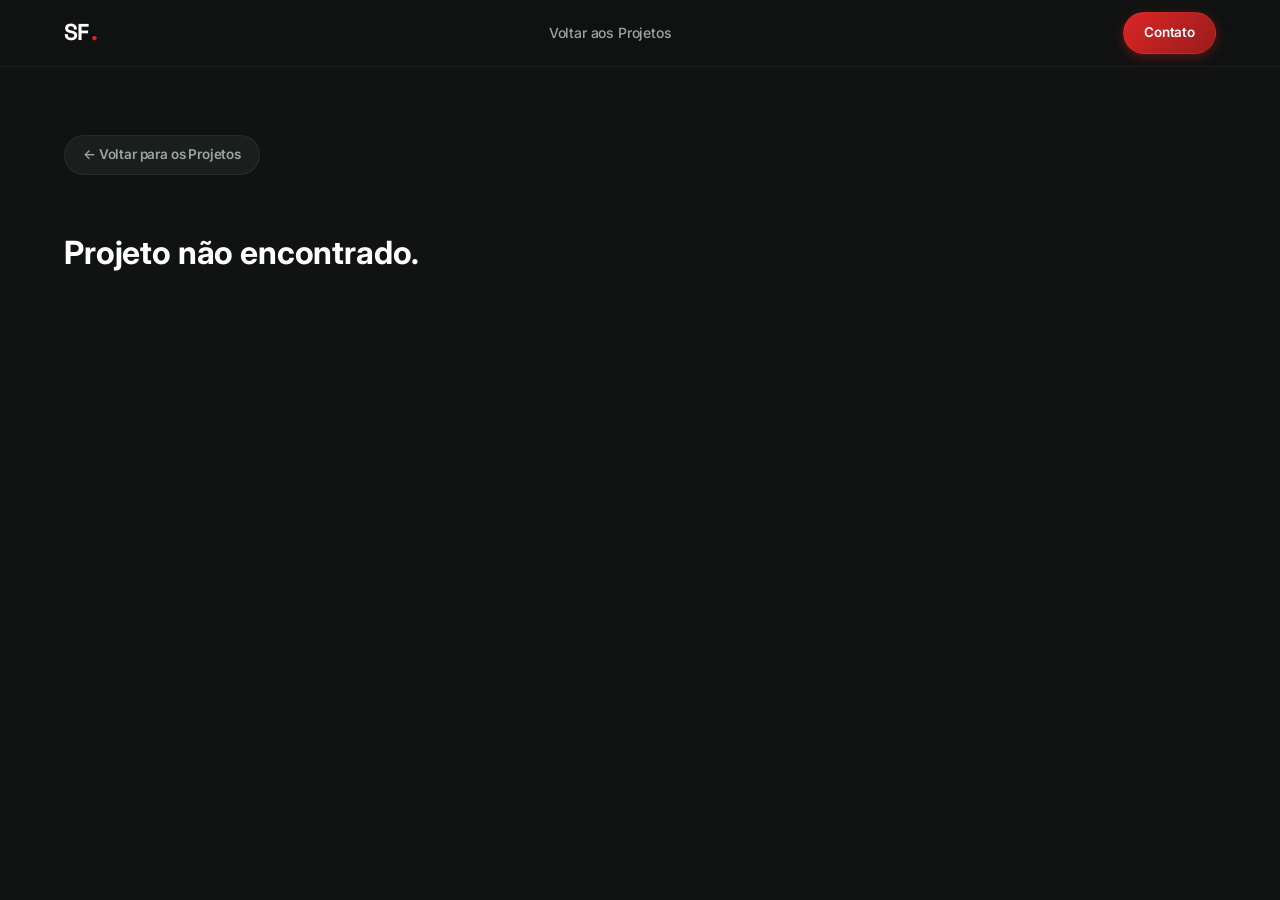
<file: projeto.html>
<!DOCTYPE html>
<html lang="pt-BR">
<head>
  <meta charset="UTF-8" />
  <meta name="viewport" content="width=device-width, initial-scale=1.0" />
  <link rel="icon" type="image/png" href="assets/icons/favicon-96x96.png" sizes="96x96" />
  <link rel="icon" type="image/svg+xml" href="assets/icons/favicon.svg" />
  <link rel="shortcut icon" href="assets/icons/favicon.ico" />
  <link rel="apple-touch-icon" sizes="180x180" href="assets/icons/apple-touch-icon.png" />
  <meta name="apple-mobile-web-app-title" content="Stanley Falcão" />
  <link rel="manifest" href="site.webmanifest" />
  <title>Detalhes do Projeto - Stanley Falcão</title>
  <link rel="preconnect" href="https://fonts.googleapis.com" />
  <link rel="preconnect" href="https://fonts.gstatic.com" crossorigin />
  <link href="https://fonts.googleapis.com/css2?family=Inter:wght@300;400;500;600;700;800;900&family=Space+Grotesk:wght@400;500;600;700;800&display=swap" rel="stylesheet" />
  <link rel="stylesheet" href="assets/css/style.css" />
  <style>
    .project-detail {
      padding: 135px 24px 80px;
      min-height: 100vh;
      background: var(--bg-primary);
    }
    .back-btn {
      display: inline-flex;
      align-items: center;
      gap: 8px;
      color: var(--text-muted);
      text-decoration: none;
      font-weight: 600;
      font-size: 13.5px;
      margin-bottom: 32px;
      padding: 8px 18px;
      background: var(--surface);
      border: 1px solid var(--border-subtle);
      border-radius: 30px;
      transition: var(--transition);
    }
    .back-btn:hover {
      color: #fff;
      border-color: var(--forest-accent);
      transform: translateX(-4px);
    }
    .detail-grid {
      display: grid;
      grid-template-columns: 1fr 400px;
      gap: 40px;
      align-items: start;
    }
    .detail-img-wrap {
      width: 100%;
      border-radius: 16px;
      overflow: hidden;
      border: 1px solid var(--border-subtle);
      box-shadow: var(--shadow-lg);
      background: var(--surface);
    }
    .detail-img {
      width: 100%;
      height: auto;
      display: block;
      object-fit: cover;
      object-position: top;
    }
    .detail-info {
      background: var(--surface);
      border: 1px solid var(--border-subtle);
      border-radius: 16px;
      padding: 30px;
      box-shadow: var(--shadow-lg);
      display: flex;
      flex-direction: column;
      gap: 22px;
    }
    .detail-title {
      font-family: 'Space Grotesk', sans-serif;
      font-size: 2.1rem;
      font-weight: 800;
      margin-bottom: 12px;
      color: #ffffff;
      letter-spacing: -0.02em;
    }
    .detail-tags {
      display: flex;
      flex-wrap: wrap;
      gap: 8px;
      padding-bottom: 20px;
      border-bottom: 1px solid var(--border-subtle);
    }
    .detail-desc {
      color: var(--text-muted);
      font-size: 14.5px;
      line-height: 1.8;
    }
    .detail-desc strong {
      color: #ffffff;
    }
    .detail-actions {
      display: flex;
      flex-direction: column;
      gap: 12px;
      margin-top: 10px;
      padding-top: 20px;
      border-top: 1px solid var(--border-subtle);
    }
    
    @media (max-width: 968px) {
      .detail-grid { grid-template-columns: 1fr; }
    }
  </style>
</head>
<body>
  <nav class="navbar scrolled" id="navbar">
    <div class="nav-container">
      <a href="index.html" class="nav-logo">SF<span class="dot">.</span></a>
      <ul class="nav-links">
        <li><a href="index.html#projects">Voltar aos Projetos</a></li>
      </ul>
      <a href="index.html#contact" class="nav-cta">Contato</a>
    </div>
  </nav>

  <main class="project-detail container" id="projectDetail">
    <div style="text-align:center; padding:100px; color: var(--text-muted);">Carregando detalhes do projeto...</div>
  </main>

  <script src="assets/js/project-data.js"></script>
  <script>
    document.addEventListener('DOMContentLoaded', () => {
      const urlParams = new URLSearchParams(window.location.search);
      const projectId = urlParams.get('id');
      
      const project = typeof projectsData !== 'undefined' ? projectsData.find(p => p.id === projectId) : null;
      const container = document.getElementById('projectDetail');
      
      if (!project) {
        container.innerHTML = `
          <a href="index.html#projects" class="back-btn">← Voltar para os Projetos</a>
          <h1 style="color:#fff; margin-top:20px;">Projeto não encontrado.</h1>
        `;
        return;
      }
      
      document.title = project.title + ' - Stanley Falcão';
      
      const tagsHtml = project.tags.map(tag => '<span class="tag">' + tag + '</span>').join('');
      
      let actionsHtml = '';
      if (project.url_live) {
        actionsHtml += '<a href="' + project.url_live + '" target="_blank" rel="noopener noreferrer" class="btn btn-primary w-full">Visualizar ao Vivo ↗</a>';
      }
      if (project.url_github) {
        actionsHtml += '<a href="' + project.url_github + '" target="_blank" rel="noopener noreferrer" class="btn btn-outline w-full"><svg width="18" height="18" viewBox="0 0 24 24" fill="none" stroke="currentColor" stroke-width="2" stroke-linecap="round" stroke-linejoin="round" style="margin-right:8px"><path d="M9 19c-5 1.5-5-2.5-7-3m14 6v-3.87a3.37 3.37 0 0 0-.94-2.61c3.14-.35 6.44-1.54 6.44-7A5.44 5.44 0 0 0 20 4.77 5.07 5.07 0 0 0 19.91 1S18.73.65 16 2.48a13.38 13.38 0 0 0-7 0C6.27.65 5.09 1 5.09 1A5.07 5.07 0 0 0 5 4.77a5.44 5.44 0 0 0-1.5 3.78c0 5.42 3.3 6.61 6.44 7A3.37 3.37 0 0 0 9 18.13V22"></path></svg> Código no GitHub</a>';
      }
      
      container.innerHTML = `
        <a href="index.html#projects" class="back-btn">← Voltar para todos os projetos</a>
        
        <div class="detail-grid">
          <div class="detail-img-wrap">
            <img src="${project.img}" alt="${project.title}" class="detail-img" />
          </div>
          
          <div class="detail-info">
            <div>
              <h1 class="detail-title">${project.title}</h1>
              <div class="detail-tags">${tagsHtml}</div>
            </div>
            
            <div>
              <h3 style="font-size: 12.5px; text-transform: uppercase; letter-spacing: 1.5px; color: var(--forest-light); margin-bottom: 12px; font-weight:700;">Sobre o Projeto</h3>
              <div class="detail-desc">${project.desc}</div>
            </div>
            
            <div class="detail-actions">
              ${actionsHtml}
            </div>
          </div>
        </div>
      `;
    });
  </script>
</body>
</html>
</file>
<file: assets/css/style.css>
/* ===== RESET & BASE ===== */
*,
*::before,
*::after {
  box-sizing: border-box;
  margin: 0;
  padding: 0;
}

:root {
  /* ========================================================
     TEORIA DAS CORES & PALETA HARMONIZADA (DARK MINIMALISTA)
     - Base / Primário: Charcoal Black (Carvão Mineral e Profundo)
     - Secundário: Forest Green (Verde Floresta / Esmeralda Escuro)
     - Complementar / Acento Focal: Crimson Red (Vermelho Carmesim Agressivo de Conversão)
     ======================================================== */
  --bg-primary: #101312;
  /* Preto carvão base */
  --bg-secondary: #141816;
  /* Preto carvão sutilmente esverdeado */
  --surface: #1a1f1d;
  /* Superfície de cards e painéis */
  --surface-hover: #222926;
  /* Hover sutil de elevação */
  --surface-muted: #161b19;
  /* Fundos terciários */

  /* Linhas e bordas elegantes minimalistas */
  --border: rgba(46, 125, 87, 0.16);
  --border-hover: rgba(220, 38, 38, 0.45);
  --border-subtle: rgba(255, 255, 255, 0.06);

  /* Tons Secundários (Verde Floresta & Variações) */
  --forest-dark: #123524;
  --forest-green: #1b4931;
  --forest-accent: #2e7d57;
  --forest-light: #4ade80;
  --forest-glow: rgba(46, 125, 87, 0.22);

  /* Acento Focal / Hero Call-to-Action (Vermelho Carmesim) */
  --crimson-primary: #dc2626;
  --crimson-dark: #991b1b;
  --crimson-vivid: #ef4444;
  --crimson-soft: #f87171;
  --crimson-glow: rgba(220, 38, 38, 0.35);

  /* Tipografia & Contrastes Estritos */
  --text-main: #f3f5f4;
  --text-muted: #9aa4a0;
  --text-faint: #636d68;

  /* Raio & Efeitos */
  --radius: 14px;
  --radius-sm: 8px;
  --shadow-sm: 0 4px 16px rgba(0, 0, 0, 0.4);
  --shadow-lg: 0 16px 40px -10px rgba(0, 0, 0, 0.7);
  --transition: 0.25s cubic-bezier(0.16, 1, 0.3, 1);
}

html {
  scroll-behavior: smooth;
}

body {
  font-family: 'Inter', -apple-system, BlinkMacSystemFont, 'Segoe UI', Roboto, sans-serif;
  background-color: var(--bg-primary);
  color: var(--text-main);
  line-height: 1.6;
  overflow-x: hidden;
  letter-spacing: -0.01em;
}

/* ===== SCROLLBAR PERSONALIZADA ===== */
::-webkit-scrollbar {
  width: 7px;
}

::-webkit-scrollbar-track {
  background: var(--bg-primary);
}

::-webkit-scrollbar-thumb {
  background: #222926;
  border-radius: 4px;
  border: 1px solid rgba(46, 125, 87, 0.2);
}

::-webkit-scrollbar-thumb:hover {
  background: var(--crimson-dark);
}

/* ===== UTILITIES ===== */
.container {
  max-width: 1200px;
  margin: 0 auto;
  padding: 0 24px;
}

/* Tipografia de Destaque */
.gradient-text {
  background: linear-gradient(135deg, #ffffff 15%, var(--crimson-soft) 55%, var(--crimson-vivid) 100%);
  -webkit-background-clip: text;
  -webkit-text-fill-color: transparent;
  background-clip: text;
}

.text-crimson {
  color: var(--crimson-vivid);
}

.text-forest {
  color: var(--forest-light);
}

.w-full {
  width: 100%;
}

/* ===== BOTÕES E CTAS ===== */
.btn {
  display: inline-flex;
  align-items: center;
  justify-content: center;
  gap: 8px;
  padding: 12px 26px;
  border-radius: 50px;
  font-weight: 600;
  font-size: 14.5px;
  text-decoration: none;
  transition: var(--transition);
  cursor: pointer;
  border: none;
  letter-spacing: 0.01em;
}

/* Botão Primário: Vermelho Carmesim de Alto Impacto */
.btn-primary {
  background: linear-gradient(135deg, var(--crimson-primary), var(--crimson-dark));
  color: #ffffff;
  box-shadow: 0 4px 18px var(--crimson-glow);
  border: 1px solid rgba(239, 68, 68, 0.3);
}

.btn-primary:hover {
  transform: translateY(-2px);
  background: linear-gradient(135deg, var(--crimson-vivid), var(--crimson-primary));
  box-shadow: 0 8px 25px rgba(220, 38, 38, 0.55);
  color: #fff;
}

/* Botão Secundário: Contorno com Acento Floresta */
.btn-outline {
  background: rgba(20, 24, 22, 0.6);
  color: var(--text-main);
  border: 1px solid var(--border);
  backdrop-filter: blur(8px);
}

.btn-outline:hover {
  background: rgba(46, 125, 87, 0.15);
  border-color: var(--forest-accent);
  color: #ffffff;
  transform: translateY(-2px);
}

.btn-sm {
  font-size: 12.5px;
  font-weight: 600;
  padding: 7px 15px;
  border-radius: 20px;
  color: var(--text-main);
  background: var(--surface);
  text-decoration: none;
  border: 1px solid var(--border-subtle);
  display: inline-flex;
  align-items: center;
  gap: 6px;
  transition: var(--transition);
}

.btn-sm:hover {
  background: var(--crimson-primary);
  color: #fff;
  border-color: var(--crimson-primary);
  transform: translateY(-1px);
}

/* ===== CABEÇALHOS DE SEÇÕES ===== */
.section-header {
  text-align: center;
  margin-bottom: 56px;
}

.section-tag {
  display: inline-flex;
  align-items: center;
  gap: 6px;
  font-size: 11.5px;
  font-weight: 700;
  letter-spacing: 2px;
  text-transform: uppercase;
  color: var(--forest-light);
  background: rgba(46, 125, 87, 0.12);
  border: 1px solid rgba(74, 222, 128, 0.25);
  padding: 5px 15px;
  border-radius: 50px;
  margin-bottom: 16px;
}

.section-title {
  font-family: 'Space Grotesk', sans-serif;
  font-size: clamp(2.2rem, 4vw, 3.2rem);
  font-weight: 800;
  margin-bottom: 16px;
  letter-spacing: -0.03em;
  color: #ffffff;
}

.section-desc {
  color: var(--text-muted);
  font-size: 16.5px;
  max-width: 620px;
  margin: 0 auto;
}

/* ===== NAVBAR ===== */
.navbar {
  position: fixed;
  top: 0;
  left: 0;
  right: 0;
  z-index: 1000;
  padding: 18px 0;
  transition: var(--transition);
}

.navbar.scrolled {
  background: rgba(16, 19, 18, 0.88);
  backdrop-filter: blur(16px);
  border-bottom: 1px solid rgba(255, 255, 255, 0.05);
  padding: 12px 0;
}

.nav-container {
  max-width: 1200px;
  margin: 0 auto;
  padding: 0 24px;
  display: flex;
  align-items: center;
  justify-content: space-between;
  gap: 32px;
}

.nav-logo {
  font-family: 'Space Grotesk', sans-serif;
  font-size: 23px;
  font-weight: 800;
  color: #ffffff;
  text-decoration: none;
  display: flex;
  align-items: center;
  gap: 3px;
  letter-spacing: -0.04em;
}

.nav-logo .dot {
  color: var(--crimson-primary);
}

.nav-links {
  display: flex;
  gap: 4px;
  list-style: none;
}

.nav-links a {
  color: var(--text-muted);
  text-decoration: none;
  font-size: 14px;
  font-weight: 500;
  padding: 8px 14px;
  border-radius: 8px;
  transition: var(--transition);
}

.nav-links a:hover {
  color: #ffffff;
  background: rgba(255, 255, 255, 0.05);
}

.nav-cta {
  font-size: 13.5px;
  font-weight: 600;
  color: #ffffff;
  background: linear-gradient(135deg, var(--crimson-primary), var(--crimson-dark));
  text-decoration: none;
  padding: 9px 20px;
  border-radius: 50px;
  transition: var(--transition);
  box-shadow: 0 3px 12px var(--crimson-glow);
  border: 1px solid rgba(239, 68, 68, 0.25);
}

.nav-cta:hover {
  transform: translateY(-2px);
  background: linear-gradient(135deg, var(--crimson-vivid), var(--crimson-primary));
  box-shadow: 0 6px 18px rgba(220, 38, 38, 0.45);
}

.hamburger {
  display: none;
  flex-direction: column;
  gap: 5px;
  background: none;
  border: none;
  cursor: pointer;
  padding: 4px;
}

.hamburger span {
  display: block;
  width: 22px;
  height: 2px;
  background: var(--text-main);
  transition: var(--transition);
}

/* ===== HERO SECTION ===== */
.hero {
  position: relative;
  min-height: 100vh;
  padding: 135px 0 80px;
  display: flex;
  align-items: center;
  overflow: hidden;
  background-color: var(--bg-primary);
}

.hero-bg {
  position: absolute;
  inset: 0;
  pointer-events: none;
  z-index: 0;
  overflow: hidden;
}

/* CYBERPUNK DARK GRID EM VERDE FLORESTA */
.cyber-grid {
  position: absolute;
  inset: -50% 0 0 0;
  width: 100%;
  height: 150%;
  background-image: 
    linear-gradient(to right, rgba(46, 125, 87, 0.08) 1px, transparent 1px),
    linear-gradient(to bottom, rgba(46, 125, 87, 0.08) 1px, transparent 1px);
  background-size: 50px 50px;
  mask-image: radial-gradient(circle at 50% 45%, rgba(0, 0, 0, 0.9) 0%, rgba(0, 0, 0, 0.3) 55%, transparent 80%);
  -webkit-mask-image: radial-gradient(circle at 50% 45%, rgba(0, 0, 0, 0.9) 0%, rgba(0, 0, 0, 0.3) 55%, transparent 80%);
  transform: perspective(600px) rotateX(25deg);
  transform-origin: center top;
  animation: cyberGridMove 25s linear infinite;
}

@keyframes cyberGridMove {
  0% {
    background-position: 0 0;
  }
  100% {
    background-position: 0 500px;
  }
}

/* CYBER GLOW CENTRALIZADO NO VERDE */
.cyber-glow {
  position: absolute;
  width: 700px;
  height: 700px;
  top: 15%;
  left: 50%;
  transform: translate(-50%, -30%);
  border-radius: 50%;
  background: radial-gradient(circle, rgba(46, 125, 87, 0.22) 0%, rgba(27, 73, 49, 0.12) 45%, transparent 70%);
  filter: blur(80px);
  pointer-events: none;
  animation: cyberPulse 6s ease-in-out infinite alternate;
}

@keyframes cyberPulse {
  0% {
    opacity: 0.6;
    transform: translate(-50%, -30%) scale(0.95);
  }
  100% {
    opacity: 1;
    transform: translate(-50%, -30%) scale(1.1);
  }
}

/* SCANLINES DISCRETAS ESTILO TERMINAL CYBER */
.cyber-scanlines {
  position: absolute;
  inset: 0;
  background: linear-gradient(
    to bottom,
    rgba(255, 255, 255, 0),
    rgba(255, 255, 255, 0) 50%,
    rgba(0, 0, 0, 0.25) 50%,
    rgba(0, 0, 0, 0.25)
  );
  background-size: 100% 4px;
  opacity: 0.55;
  pointer-events: none;
}

#particles {
  position: absolute;
  inset: 0;
  width: 100%;
  height: 100%;
  z-index: 1;
}

.hero-grid {
  display: grid;
  grid-template-columns: 1.25fr 0.75fr;
  gap: 48px;
  align-items: center;
  position: relative;
  z-index: 1;
}

.hero-content {
  display: flex;
  flex-direction: column;
  gap: 20px;
}

.hero-badge {
  display: inline-flex;
  align-items: center;
  gap: 8px;
  width: fit-content;
  font-size: 12.5px;
  font-weight: 600;
  color: var(--forest-light);
  background: rgba(46, 125, 87, 0.12);
  border: 1px solid rgba(74, 222, 128, 0.25);
  padding: 6px 16px;
  border-radius: 50px;
}

.badge-dot {
  width: 7px;
  height: 7px;
  border-radius: 50%;
  background: var(--crimson-vivid);
  box-shadow: 0 0 10px var(--crimson-vivid);
  animation: pulse 2s infinite;
}

@keyframes pulse {

  0%,
  100% {
    opacity: 1;
  }

  50% {
    opacity: 0.35;
  }
}

.hero-title {
  font-family: 'Space Grotesk', sans-serif;
  font-size: clamp(2.5rem, 5vw, 4.1rem);
  font-weight: 800;
  line-height: 1.12;
  letter-spacing: -0.04em;
  color: #ffffff;
}

.hero-subtitle {
  font-size: 1.25rem;
  font-weight: 600;
  color: var(--text-muted);
}

.typed-text {
  color: var(--forest-light);
  border-bottom: 2px solid var(--crimson-primary);
}

.hero-desc {
  font-size: 16.5px;
  color: var(--text-muted);
  max-width: 580px;
  line-height: 1.7;
}

.hero-actions {
  display: flex;
  flex-wrap: wrap;
  gap: 16px;
  margin-top: 6px;
}

.hero-stats {
  display: flex;
  align-items: center;
  gap: 24px;
  padding-top: 24px;
  border-top: 1px solid var(--border-subtle);
  margin-top: 10px;
}

.stat {
  display: flex;
  flex-direction: column;
}

.stat-num {
  font-family: 'Space Grotesk', sans-serif;
  font-size: 28px;
  font-weight: 800;
  color: #ffffff;
}

.stat-label {
  font-size: 12.5px;
  color: var(--text-muted);
  font-weight: 500;
}

.stat-divider {
  width: 1px;
  height: 32px;
  background: var(--border-subtle);
}

.hero-visual {
  position: relative;
  display: flex;
  justify-content: center;
}

.avatar-ring {
  position: relative;
  width: 290px;
  height: 290px;
  border-radius: 50%;
  padding: 4px;
  background: linear-gradient(135deg, var(--crimson-primary), var(--forest-accent));
  box-shadow: 0 0 45px rgba(220, 38, 38, 0.25), 0 0 80px rgba(46, 125, 87, 0.2);
}

.avatar-inner {
  width: 100%;
  height: 100%;
  border-radius: 50%;
  overflow: hidden;
  background: var(--surface);
}

.avatar-inner img {
  width: 100%;
  height: 100%;
  object-fit: cover;
}

.floating-chip {
  position: absolute;
  font-size: 12px;
  font-weight: 700;
  color: #ffffff;
  background: rgba(20, 24, 22, 0.9);
  border: 1px solid rgba(46, 125, 87, 0.35);
  padding: 7px 16px;
  border-radius: 50px;
  backdrop-filter: blur(10px);
  box-shadow: var(--shadow-sm);
  animation: float 4s ease-in-out infinite;
}

.floating-chip:hover {
  border-color: var(--crimson-primary);
}

.chip-1 {
  top: 10px;
  left: -15px;
  animation-delay: 0s;
}

.chip-2 {
  top: 90px;
  right: -20px;
  animation-delay: 1s;
}

.chip-3 {
  bottom: 30px;
  left: -10px;
  animation-delay: 2s;
}

.chip-4 {
  bottom: -10px;
  right: 20px;
  animation-delay: 3s;
}

@keyframes float {

  0%,
  100% {
    transform: translateY(0);
  }

  50% {
    transform: translateY(-8px);
  }
}

/* ===== SOBRE MIM ===== */
.about {
  padding: 100px 0;
  background: var(--bg-secondary);
  position: relative;
}

.about-grid {
  display: grid;
  grid-template-columns: 1fr 400px;
  gap: 52px;
  align-items: start;
}

.about-text p {
  font-size: 16.5px;
  color: var(--text-muted);
  margin-bottom: 20px;
  line-height: 1.8;
}

.about-text strong {
  color: #ffffff;
}

.about-highlights {
  display: grid;
  grid-template-columns: repeat(auto-fit, minmax(230px, 1fr));
  gap: 16px;
  margin: 32px 0;
}

.highlight {
  display: flex;
  gap: 14px;
  align-items: flex-start;
  padding: 20px;
  background: var(--surface);
  border: 1px solid var(--border-subtle);
  border-radius: var(--radius);
  transition: var(--transition);
}

.highlight:hover {
  border-color: var(--forest-accent);
  transform: translateY(-3px);
}

.highlight-icon {
  width: 42px;
  height: 42px;
  border-radius: 10px;
  background: rgba(46, 125, 87, 0.12);
  display: flex;
  align-items: center;
  justify-content: center;
  flex-shrink: 0;
  border: 1px solid rgba(46, 125, 87, 0.2);
}

.highlight strong {
  display: block;
  font-size: 15px;
  color: #ffffff;
  margin-bottom: 4px;
}

.highlight p {
  font-size: 13px;
  color: var(--text-muted);
  margin: 0;
}

.about-card {
  background: var(--surface);
  border: 1px solid var(--border-subtle);
  border-radius: 18px;
  padding: 30px;
  box-shadow: var(--shadow-lg);
  position: sticky;
  top: 90px;
}

.about-card-header {
  display: flex;
  align-items: center;
  gap: 16px;
  margin-bottom: 22px;
  padding-bottom: 18px;
  border-bottom: 1px solid var(--border-subtle);
}

.about-card-header img {
  width: 56px;
  height: 56px;
  border-radius: 50%;
  object-fit: cover;
  border: 2px solid var(--forest-accent);
}

.about-card-header strong {
  font-size: 17px;
  display: block;
  color: #ffffff;
}

.about-card-header p {
  font-size: 13px;
  color: var(--text-muted);
}

.status-badge {
  margin-left: auto;
  font-size: 11px;
  font-weight: 700;
  color: var(--forest-light);
  background: rgba(46, 125, 87, 0.15);
  border: 1px solid rgba(74, 222, 128, 0.25);
  padding: 4px 10px;
  border-radius: 20px;
}

.about-card-body {
  display: flex;
  flex-direction: column;
  gap: 14px;
  margin-bottom: 24px;
}

.info-row {
  display: flex;
  align-items: center;
  gap: 12px;
  font-size: 13.5px;
  color: var(--text-muted);
}

.info-row svg {
  color: var(--forest-light);
}

.about-card-socials {
  display: flex;
  gap: 8px;
}

.social-btn {
  flex: 1;
  text-align: center;
  padding: 9px 0;
  border-radius: 8px;
  font-size: 12.5px;
  font-weight: 600;
  color: var(--text-muted);
  background: var(--bg-primary);
  border: 1px solid var(--border-subtle);
  text-decoration: none;
  transition: var(--transition);
}

.social-btn:hover {
  color: #ffffff;
  background: var(--forest-green);
  border-color: var(--forest-accent);
}

/* ===== HABILIDADES / SKILLS ===== */
.skills {
  padding: 100px 0;
  background: var(--bg-primary);
}

.skills-grid {
  display: grid;
  grid-template-columns: repeat(auto-fill, minmax(130px, 1fr));
  gap: 16px;
}

.skill-card {
  background: var(--surface);
  border: 1px solid var(--border-subtle);
  border-radius: var(--radius);
  padding: 22px 14px;
  text-align: center;
  display: flex;
  flex-direction: column;
  align-items: center;
  gap: 10px;
  transition: var(--transition);
  cursor: default;
}

.skill-card:hover {
  border-color: var(--forest-accent);
  transform: translateY(-4px);
  box-shadow: 0 10px 24px rgba(0, 0, 0, 0.5);
  background: var(--surface-hover);
}

.skill-icon {
  width: 44px;
  height: 44px;
  display: flex;
  align-items: center;
  justify-content: center;
  border-radius: 10px;
  font-weight: 800;
  font-size: 17px;
}

.skill-icon svg {
  width: 30px;
  height: 30px;
}

.skill-card span {
  font-size: 13px;
  font-weight: 600;
  color: var(--text-main);
}

.skill-icon.html {
  color: #e34f26;
}

.skill-icon.css {
  color: #1572b6;
}

.skill-icon.js {
  color: #f7df1e;
}

.skill-icon.react {
  color: #61dafb;
}

.skill-icon.next {
  color: #ffffff;
}

.skill-icon.node {
  color: #4ade80;
}

.skill-icon.tailwind {
  color: #38bdf8;
}

.skill-icon.supabase {
  color: #3ecf8e;
}

.skill-icon.git {
  color: #f05032;
}

/* ===== PROJETOS ===== */
.projects {
  padding: 100px 0;
  background: var(--bg-secondary);
}

.filter-tabs {
  display: flex;
  justify-content: center;
  flex-wrap: wrap;
  gap: 10px;
  margin-bottom: 48px;
}

.filter-btn {
  padding: 8px 20px;
  border-radius: 50px;
  font-size: 13px;
  font-weight: 600;
  background: var(--surface);
  color: var(--text-muted);
  border: 1px solid var(--border-subtle);
  cursor: pointer;
  transition: var(--transition);
}

.filter-btn:hover {
  background: var(--surface-hover);
  color: #ffffff;
  border-color: var(--border);
}

.filter-btn.active {
  background: var(--forest-green);
  color: #ffffff;
  border-color: var(--forest-accent);
  box-shadow: 0 4px 14px var(--forest-glow);
}

.projects-grid {
  display: grid;
  grid-template-columns: repeat(auto-fill, minmax(340px, 1fr));
  gap: 28px;
}

.project-card {
  background: var(--surface);
  border: 1px solid var(--border-subtle);
  border-radius: 16px;
  overflow: hidden;
  display: flex;
  flex-direction: column;
  transition: var(--transition);
}

.project-card:hover {
  transform: translateY(-5px);
  border-color: var(--border);
  box-shadow: var(--shadow-lg);
}

.project-card.hidden {
  display: none;
}

.project-image {
  position: relative;
  width: 100%;
  aspect-ratio: 16/10;
  overflow: hidden;
  background-size: cover;
  background-position: center;
  background-color: var(--bg-primary);
}

.project-overlay {
  position: absolute;
  inset: 0;
  background: rgba(16, 19, 18, 0.82);
  backdrop-filter: blur(5px);
  display: flex;
  align-items: center;
  justify-content: center;
  gap: 12px;
  opacity: 0;
  transition: var(--transition);
}

.project-card:hover .project-overlay {
  opacity: 1;
}

.featured-badge {
  position: absolute;
  top: 12px;
  right: 12px;
  font-size: 11px;
  font-weight: 700;
  color: #ffffff;
  background: linear-gradient(135deg, var(--crimson-primary), var(--crimson-dark));
  padding: 4px 12px;
  border-radius: 20px;
  text-transform: uppercase;
  letter-spacing: 0.5px;
  box-shadow: 0 2px 10px var(--crimson-glow);
  border: 1px solid rgba(239, 68, 68, 0.3);
}

.project-info {
  padding: 22px;
  display: flex;
  flex-direction: column;
  flex: 1;
  gap: 12px;
}

.project-tags {
  display: flex;
  flex-wrap: wrap;
  gap: 6px;
}

.tag {
  font-size: 11px;
  font-weight: 600;
  color: var(--forest-light);
  background: rgba(46, 125, 87, 0.12);
  border: 1px solid rgba(74, 222, 128, 0.2);
  padding: 3px 9px;
  border-radius: 50px;
}

.project-info h3 {
  font-family: 'Space Grotesk', sans-serif;
  font-size: 19px;
  font-weight: 700;
  color: #ffffff;
}

.project-info p {
  font-size: 13.5px;
  color: var(--text-muted);
  line-height: 1.6;
  display: -webkit-box;
  -webkit-line-clamp: 3;
  -webkit-box-orient: vertical;
  overflow: hidden;
}

.project-actions {
  display: flex;
  gap: 10px;
  margin-top: auto;
  padding-top: 14px;
  border-top: 1px solid var(--border-subtle);
}

.btn-card-primary {
  flex: 1;
  font-size: 12.5px;
  font-weight: 600;
  padding: 9px 12px;
  border-radius: 8px;
  background: linear-gradient(135deg, var(--crimson-primary), var(--crimson-dark));
  color: #fff;
  text-decoration: none;
  text-align: center;
  transition: var(--transition);
  display: inline-flex;
  align-items: center;
  justify-content: center;
  gap: 6px;
  border: 1px solid rgba(239, 68, 68, 0.2);
}

.btn-card-primary:hover {
  background: linear-gradient(135deg, var(--crimson-vivid), var(--crimson-primary));
  box-shadow: 0 4px 12px var(--crimson-glow);
}

.btn-card-secondary {
  font-size: 12.5px;
  font-weight: 600;
  padding: 9px 12px;
  border-radius: 8px;
  background: var(--bg-primary);
  color: var(--text-muted);
  border: 1px solid var(--border-subtle);
  text-decoration: none;
  text-align: center;
  transition: var(--transition);
  display: inline-flex;
  align-items: center;
  justify-content: center;
  gap: 6px;
}

.btn-card-secondary:hover {
  color: #fff;
  border-color: var(--forest-accent);
  background: rgba(46, 125, 87, 0.15);
}

/* ===== TRAJETÓRIA / TIMELINE ===== */
.timeline-section { padding: 100px 0; background: var(--bg-primary); }
.timeline-subheading {
  display: flex; align-items: center; gap: 12px; margin: 40px auto 28px;
  max-width: 800px;
}
.timeline-subheading h3 {
  font-family: 'Space Grotesk', sans-serif;
  font-size: 1.25rem; font-weight: 700; color: #ffffff;
  display: flex; align-items: center; gap: 8px;
  letter-spacing: -0.01em;
}
.timeline-subheading .badge-pill {
  font-size: 11px; font-weight: 700; text-transform: uppercase; letter-spacing: 1px;
  padding: 3px 10px; border-radius: 20px;
  background: rgba(46, 125, 87, 0.15); color: var(--forest-light);
  border: 1px solid rgba(74, 222, 128, 0.25);
}
.timeline-subheading .badge-pill.edu {
  background: rgba(220, 38, 38, 0.12); color: var(--crimson-soft);
  border: 1px solid rgba(239, 68, 68, 0.25);
}
.timeline-subheading::after {
  content: ''; flex: 1; height: 1px;
  background: linear-gradient(to right, var(--border), transparent);
}

.timeline { position: relative; max-width: 800px; margin: 0 auto; padding: 10px 0 30px; }
.timeline::before {
  content: '';
  position: absolute;
  top: 0;
  bottom: 0;
  left: 24px;
  width: 2px;
  background: linear-gradient(to bottom, var(--crimson-primary) 0%, var(--forest-accent) 50%, rgba(46, 125, 87, 0.2) 100%);
}
.timeline-item { position: relative; padding-left: 64px; margin-bottom: 36px; }
.timeline-dot {
  position: absolute; left: 16px; top: 4px; width: 18px; height: 18px; border-radius: 50%;
  background: var(--forest-accent); border: 4px solid var(--bg-primary);
  box-shadow: 0 0 12px var(--forest-glow);
  transition: var(--transition);
}
.timeline-item.featured-dot .timeline-dot {
  background: var(--crimson-primary);
  box-shadow: 0 0 14px var(--crimson-glow);
}
.timeline-item:hover .timeline-dot {
  transform: scale(1.15);
}

.timeline-content {
  background: var(--surface);
  border: 1px solid var(--border-subtle);
  border-radius: var(--radius);
  padding: 24px;
  transition: var(--transition);
}
.timeline-content:hover { border-color: var(--forest-accent); transform: translateY(-3px); box-shadow: 0 12px 30px rgba(0, 0, 0, 0.45); }
.timeline-item.featured-dot .timeline-content:hover { border-color: rgba(220, 38, 38, 0.4); }

.timeline-header-meta {
  display: flex; align-items: center; justify-content: space-between; flex-wrap: wrap; gap: 8px;
  margin-bottom: 6px;
}
.timeline-date { font-size: 12px; font-weight: 700; color: var(--forest-light); }
.timeline-date.highlight { color: var(--crimson-soft); }
.timeline-type-badge {
  font-size: 10.5px; font-weight: 700; text-transform: uppercase; letter-spacing: 0.5px;
  padding: 2px 8px; border-radius: 12px;
  background: rgba(255, 255, 255, 0.04); color: var(--text-muted);
  border: 1px solid var(--border-subtle);
}

.timeline-role { font-family: 'Space Grotesk', sans-serif; font-size: 17.5px; font-weight: 700; color: #ffffff; margin-bottom: 4px; }
.timeline-company { font-size: 13.5px; font-weight: 600; color: var(--text-muted); margin-bottom: 12px; display: flex; align-items: center; gap: 6px; }
.timeline-desc { font-size: 13.5px; color: var(--text-muted); line-height: 1.65; }
.timeline-list {
  list-style: none; margin-top: 10px; display: flex; flex-direction: column; gap: 8px;
}
.timeline-list li {
  position: relative; padding-left: 18px; font-size: 13.5px; color: var(--text-muted); line-height: 1.6;
}
.timeline-list li::before {
  content: '▹'; position: absolute; left: 0; top: 0; color: var(--forest-light); font-size: 13px;
}
.timeline-tags {
  display: flex; flex-wrap: wrap; gap: 6px; margin-top: 14px; padding-top: 12px;
  border-top: 1px solid var(--border-subtle);
}
.timeline-tag {
  font-size: 11px; font-weight: 600; color: var(--text-muted);
  background: rgba(255, 255, 255, 0.03); border: 1px solid var(--border-subtle);
  padding: 2px 8px; border-radius: 4px;
}

.timeline-content:hover {
  border-color: var(--forest-accent);
  transform: translateY(-3px);
}

.timeline-date {
  font-size: 12.5px;
  font-weight: 700;
  color: var(--crimson-soft);
  margin-bottom: 6px;
}

.timeline-item:nth-child(n+2) .timeline-date {
  color: var(--forest-light);
}

.timeline-role {
  font-family: 'Space Grotesk', sans-serif;
  font-size: 18px;
  font-weight: 700;
  color: #ffffff;
  margin-bottom: 4px;
}

.timeline-company {
  font-size: 13.5px;
  font-weight: 600;
  color: var(--text-muted);
  margin-bottom: 12px;
}

.timeline-desc {
  font-size: 13.5px;
  color: var(--text-muted);
  line-height: 1.6;
}

/* ===== CONTATO ===== */
.contact {
  padding: 100px 0;
  background: var(--bg-secondary);
}

.contact-grid {
  display: grid;
  grid-template-columns: 1fr 1.2fr;
  gap: 52px;
  align-items: start;
}

.contact-info h3 {
  font-family: 'Space Grotesk', sans-serif;
  font-size: 24px;
  font-weight: 700;
  margin-bottom: 12px;
  color: #ffffff;
}

.contact-info p {
  color: var(--text-muted);
  margin-bottom: 32px;
  font-size: 15.5px;
}

.contact-items {
  display: flex;
  flex-direction: column;
  gap: 14px;
}

.contact-item {
  display: flex;
  align-items: center;
  gap: 16px;
  padding: 16px 22px;
  background: var(--surface);
  border: 1px solid var(--border-subtle);
  border-radius: var(--radius);
  text-decoration: none;
  color: var(--text-main);
  transition: var(--transition);
}

.contact-item:hover {
  border-color: var(--forest-accent);
  transform: translateX(5px);
  background: var(--surface-hover);
}

.contact-icon {
  width: 42px;
  height: 42px;
  border-radius: 10px;
  background: rgba(46, 125, 87, 0.12);
  display: flex;
  align-items: center;
  justify-content: center;
  color: var(--forest-light);
  flex-shrink: 0;
  border: 1px solid rgba(46, 125, 87, 0.2);
}

.contact-item strong {
  display: block;
  font-size: 14.5px;
  color: #ffffff;
}

.contact-item span {
  font-size: 12.5px;
  color: var(--text-muted);
}

.contact-form {
  background: var(--surface);
  border: 1px solid var(--border-subtle);
  border-radius: 18px;
  padding: 34px;
  display: flex;
  flex-direction: column;
  gap: 18px;
  box-shadow: var(--shadow-lg);
}

.form-group {
  display: flex;
  flex-direction: column;
  gap: 6px;
}

.form-group label {
  font-size: 12px;
  font-weight: 600;
  color: var(--text-muted);
  text-transform: uppercase;
  letter-spacing: 0.5px;
}

.form-group input,
.form-group textarea {
  width: 100%;
  background: var(--bg-primary);
  border: 1px solid var(--border-subtle);
  border-radius: 8px;
  padding: 13px 16px;
  color: #ffffff;
  font-family: inherit;
  font-size: 14.5px;
  transition: var(--transition);
}

.form-group input:focus,
.form-group textarea:focus {
  outline: none;
  border-color: var(--forest-accent);
  box-shadow: 0 0 12px var(--forest-glow);
}

/* ===== FOOTER ===== */
.footer {
  padding: 36px 0;
  border-top: 1px solid var(--border-subtle);
  background: var(--bg-primary);
}

.footer-content {
  display: flex;
  align-items: center;
  justify-content: space-between;
  flex-wrap: wrap;
  gap: 20px;
}

.footer p {
  font-size: 13.5px;
  color: var(--text-muted);
}

.footer-socials {
  display: flex;
  gap: 18px;
}

.footer-socials a {
  color: var(--text-muted);
  text-decoration: none;
  font-size: 13.5px;
  font-weight: 500;
  transition: var(--transition);
}

.footer-socials a:hover {
  color: var(--crimson-soft);
}

/* ===== RESPONSIVIDADE ===== */
@media (max-width: 968px) {
  .hero-grid {
    grid-template-columns: 1fr;
    text-align: center;
    gap: 40px;
  }

  .hero-content {
    align-items: center;
  }

  .hero-actions {
    justify-content: center;
  }

  .hero-stats {
    justify-content: center;
  }

  .about-grid,
  .contact-grid {
    grid-template-columns: 1fr;
  }

  .about-card {
    position: static;
  }

  .nav-links {
    position: fixed;
    top: 0;
    right: -100%;
    bottom: 0;
    width: 280px;
    background: var(--surface);
    border-left: 1px solid var(--border-subtle);
    flex-direction: column;
    padding: 80px 32px 32px;
    transition: var(--transition);
    z-index: 999;
  }

  .nav-links.open {
    right: 0;
  }

  .hamburger {
    display: flex;
    z-index: 1001;
  }

  .nav-cta {
    display: none;
  }
}

@media (max-width: 640px) {
  .projects-grid {
    grid-template-columns: 1fr;
  }

  .timeline::before {
    left: 16px;
  }

  .timeline-item {
    padding-left: 44px;
  }

  .timeline-dot {
    left: 8px;
  }
}
</file>
